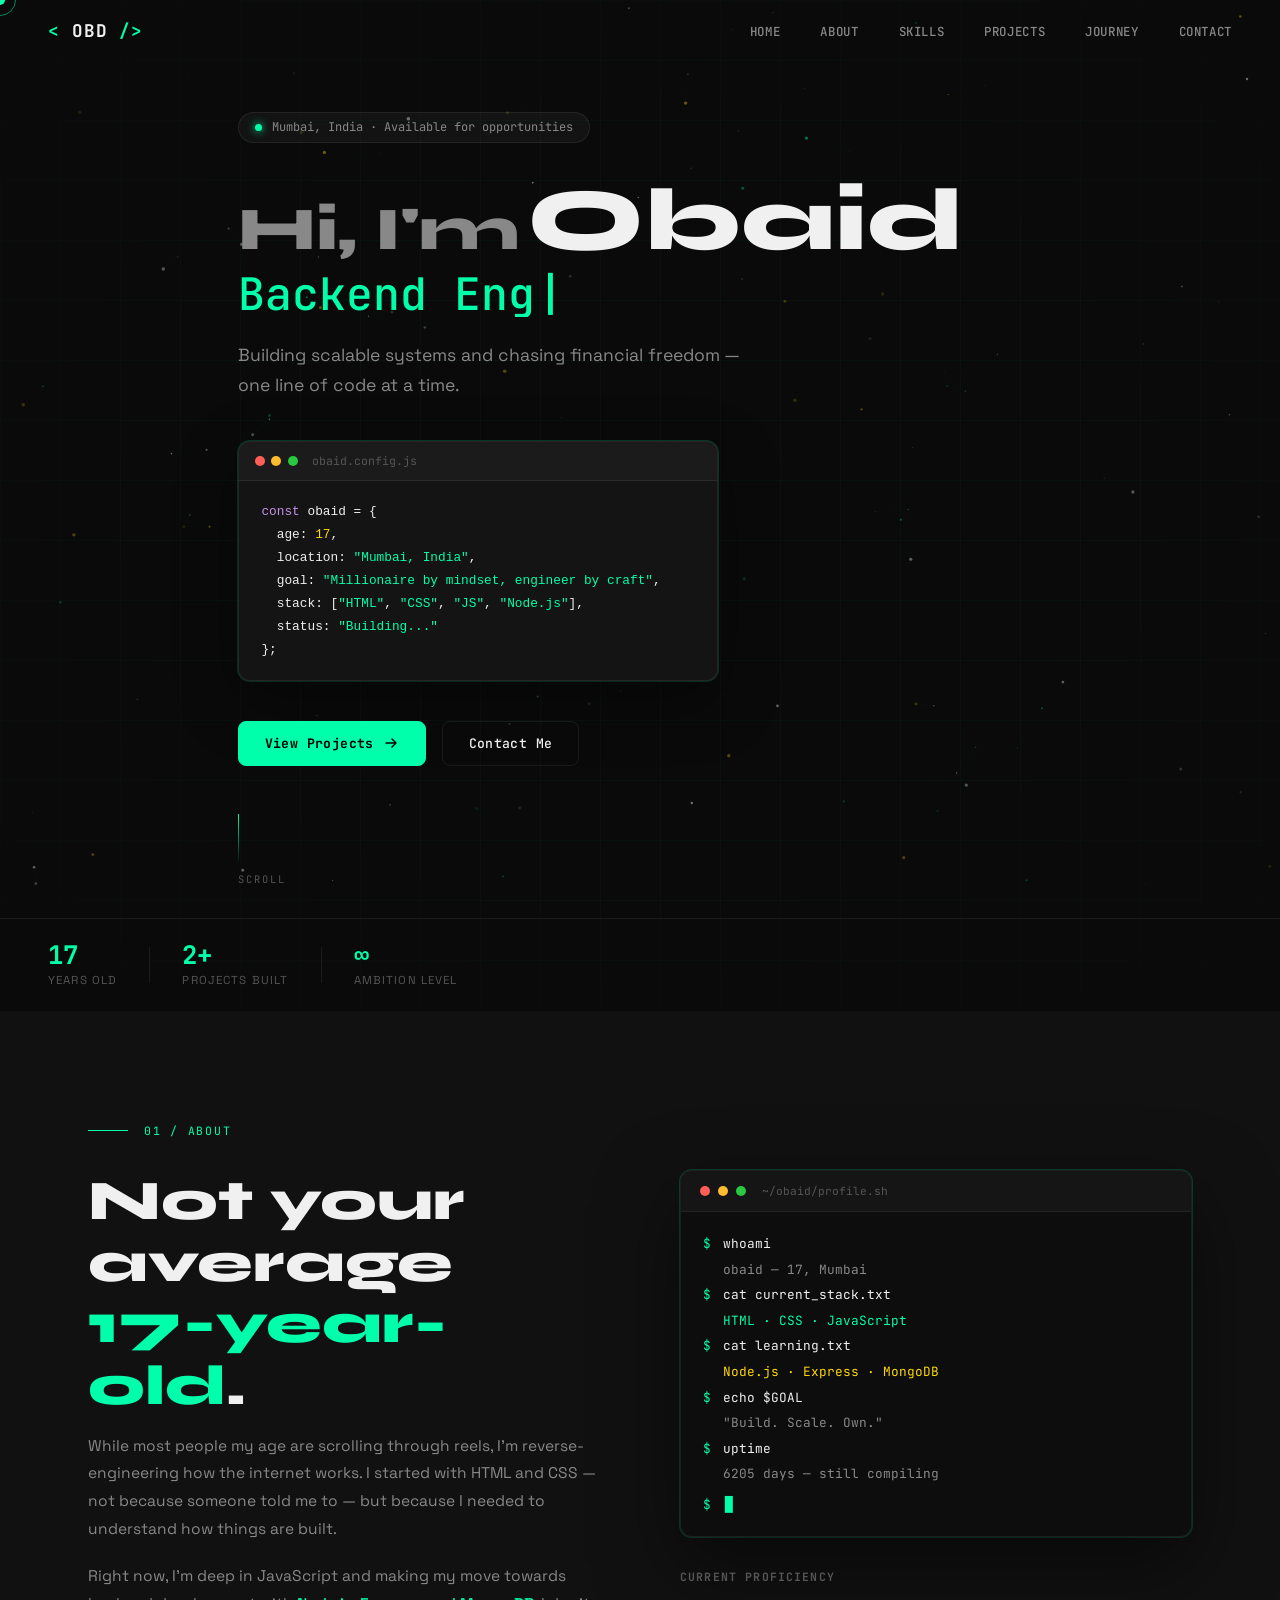
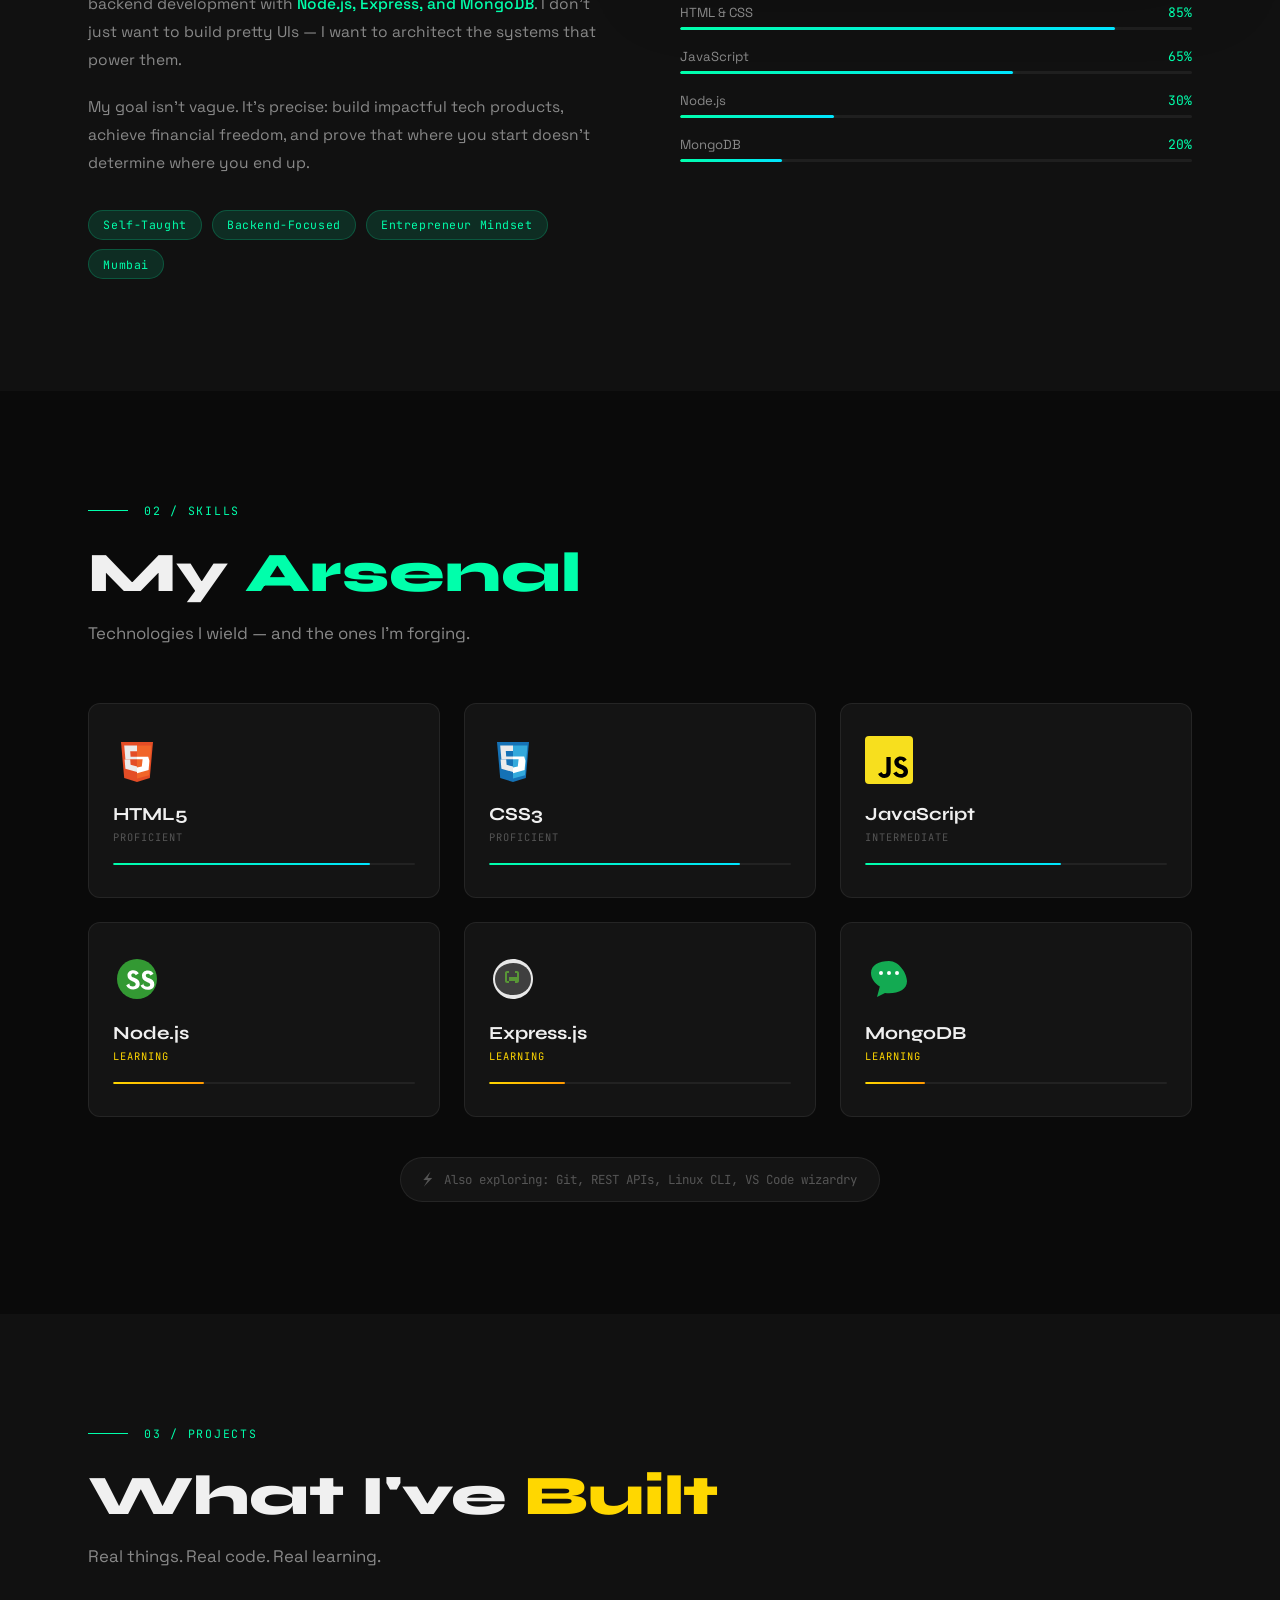
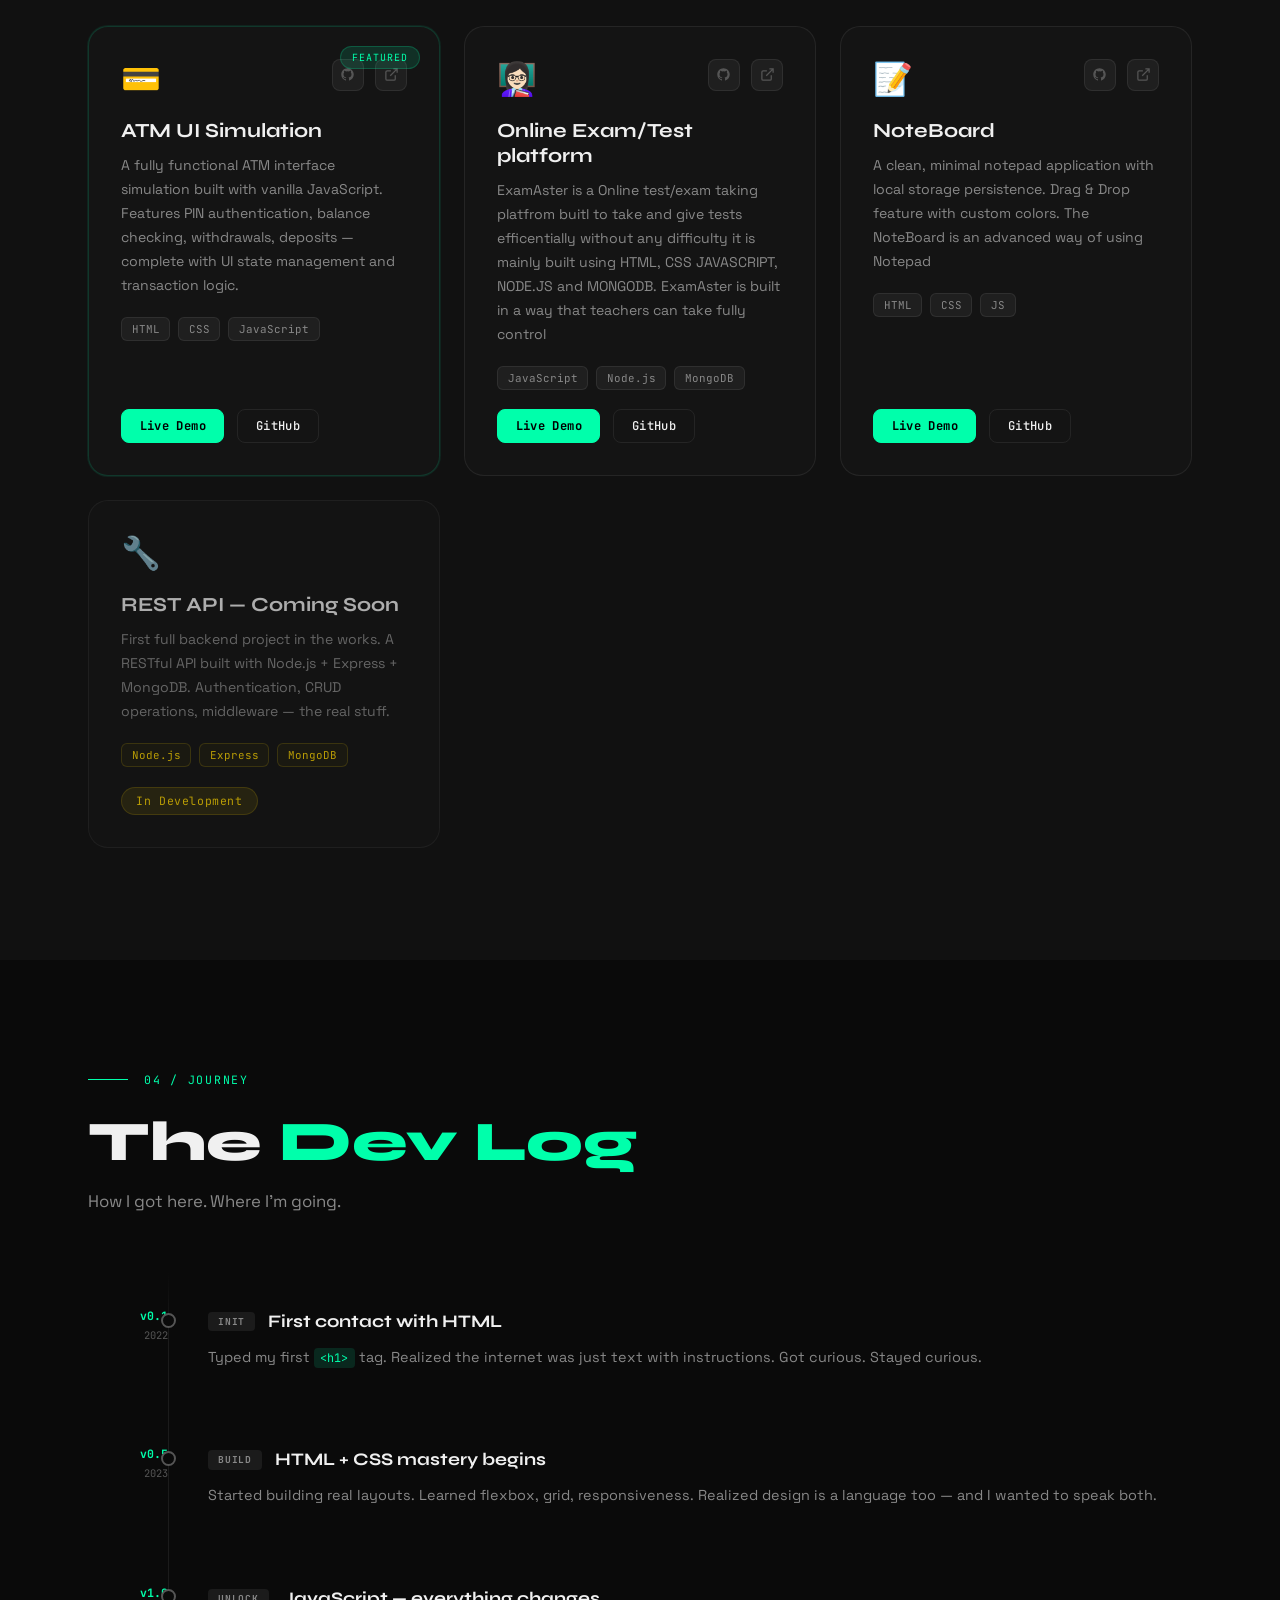
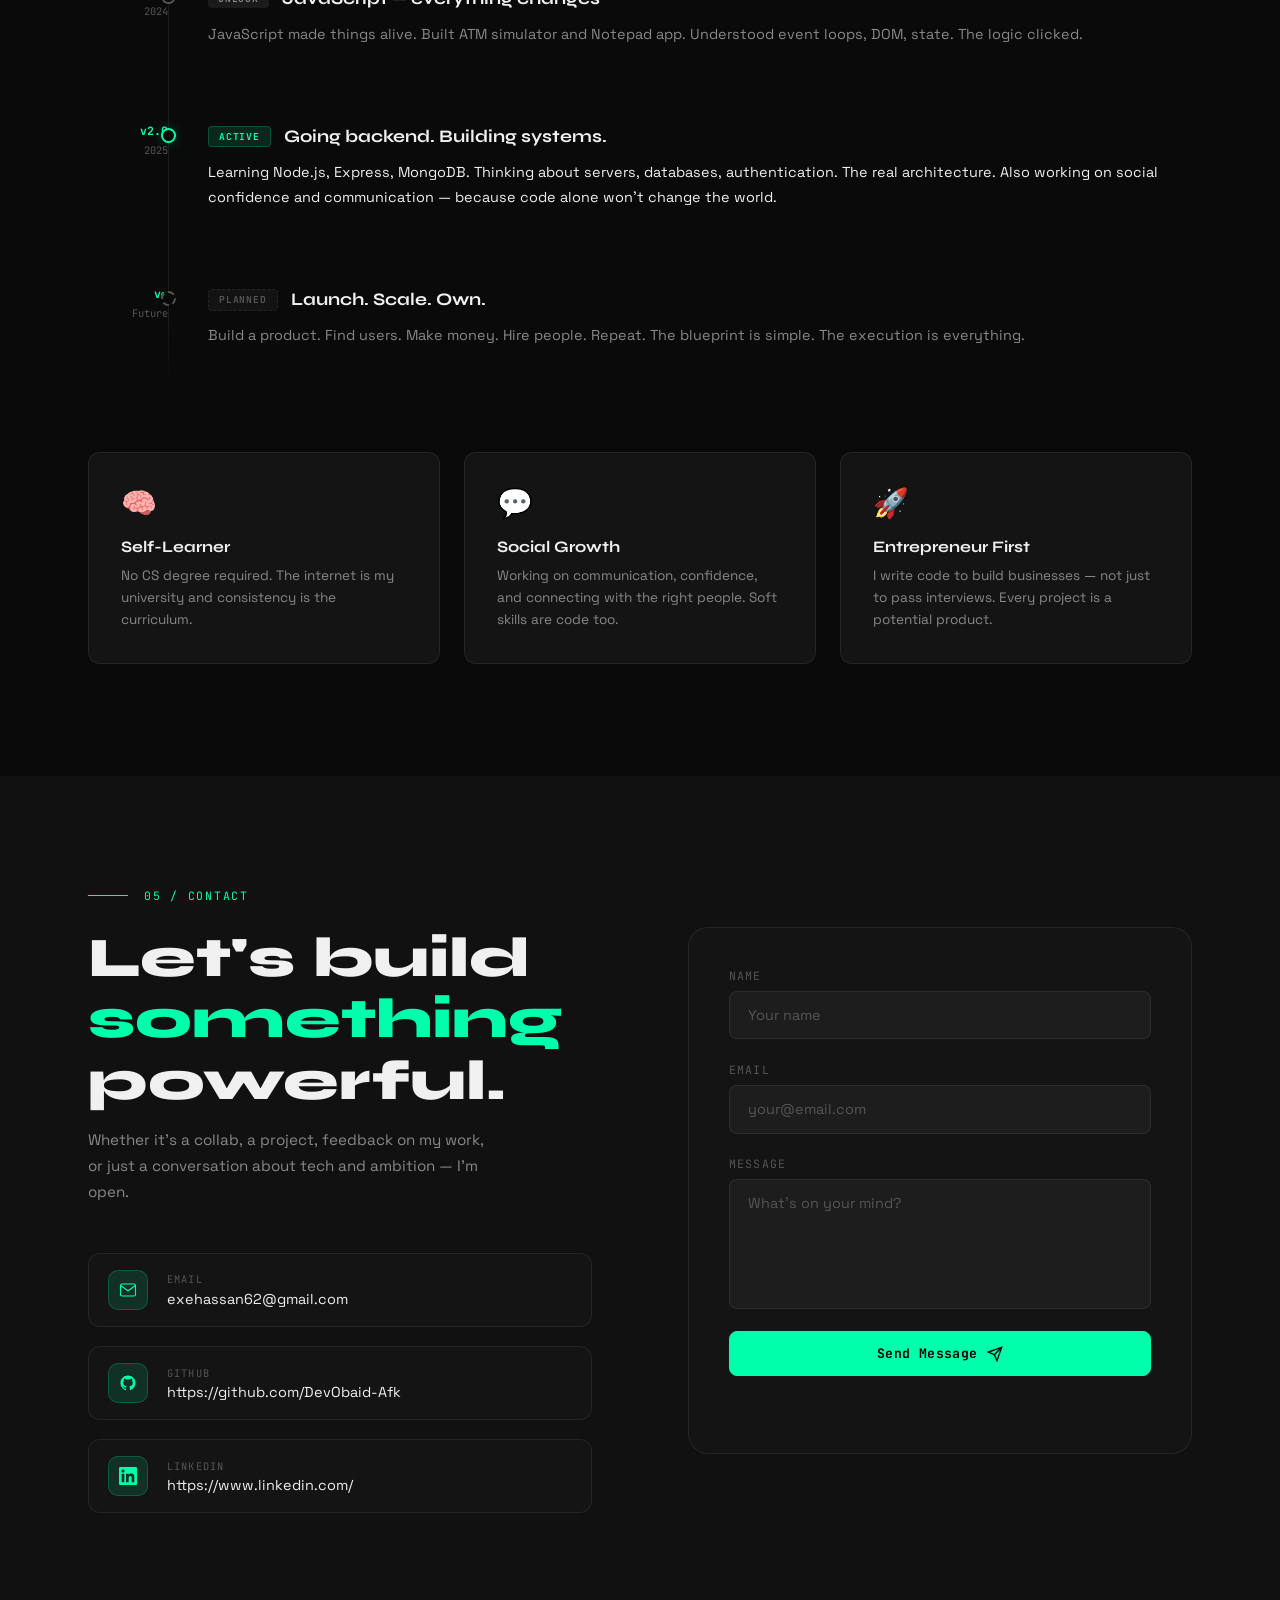
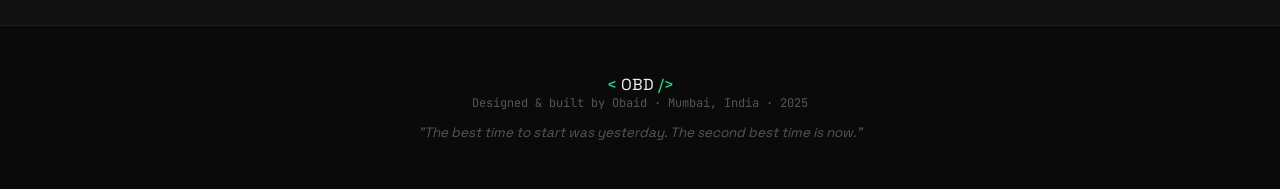
<file: index.html>
<!doctype html>
<html lang="en">
  <head>
    <meta charset="UTF-8" />
    <meta name="viewport" content="width=device-width, initial-scale=1.0" />
    <title>Obaid — Backend Engineer & Entrepreneur</title>
    <link rel="stylesheet" href="style.css" />
    <link rel="preconnect" href="https://fonts.googleapis.com" />
    <link rel="preconnect" href="https://fonts.gstatic.com" crossorigin />
    <link
      href="https://fonts.googleapis.com/css2?family=Space+Grotesk:wght@300;400;500;600;700&family=JetBrains+Mono:wght@300;400;500;700&family=Syne:wght@400;700;800&display=swap"
      rel="stylesheet"
    />
  </head>
  <body>
    <!-- CURSOR -->
    <div class="cursor" id="cursor"></div>
    <div class="cursor-trail" id="cursorTrail"></div>

    <!-- NAVBAR -->
    <nav class="navbar" id="navbar">
      <div class="nav-logo">
        <span class="logo-bracket">&lt;</span>
        <span class="logo-name">OBD</span>
        <span class="logo-bracket">/&gt;</span>
      </div>
      <ul class="nav-links">
        <li><a href="#hero" class="nav-link">Home</a></li>
        <li><a href="#about" class="nav-link">About</a></li>
        <li><a href="#skills" class="nav-link">Skills</a></li>
        <li><a href="#projects" class="nav-link">Projects</a></li>
        <li><a href="#journey" class="nav-link">Journey</a></li>
        <li><a href="#contact" class="nav-link">Contact</a></li>
      </ul>
      <button class="nav-toggle" id="navToggle" aria-label="Toggle menu">
        <span></span><span></span><span></span>
      </button>
    </nav>

    <!-- HERO -->
    <section class="hero" id="hero">
      <canvas id="heroCanvas"></canvas>
      <div class="hero-grid-overlay"></div>

      <div class="hero-content">
        <div class="hero-tag">
          <span class="tag-dot"></span>
          <span>Mumbai, India · Available for opportunities</span>
        </div>

        <h1 class="hero-title">
          <span class="title-line">
            <span class="title-hi">Hi, I'm</span>
            <span class="title-name"> Obaid</span>
          </span>
          <span class="title-line title-line-2">
            <span class="title-role typed-text" id="typedText"></span>
            <span class="cursor-blink">|</span>
          </span>
        </h1>

        <p class="hero-sub">
          Building scalable systems and chasing financial freedom —<br />
          one line of code at a time.
        </p>

        <div class="hero-code-snippet">
          <div class="snippet-header">
            <span class="dot red"></span>
            <span class="dot yellow"></span>
            <span class="dot green"></span>
            <span class="snippet-filename">obaid.config.js</span>
          </div>
          <pre
            class="snippet-body"
          ><code><span class="kw">const</span> obaid = {
  age: <span class="num">17</span>,
  location: <span class="str">"Mumbai, India"</span>,
  goal: <span class="str">"Millionaire by mindset, engineer by craft"</span>,
  stack: [<span class="str">"HTML"</span>, <span class="str">"CSS"</span>, <span class="str">"JS"</span>, <span class="str">"Node.js"</span>],
  status: <span class="str">"Building..."</span>
};</code></pre>
        </div>

        <div class="hero-cta">
          <a href="#projects" class="btn btn-primary">
            <span>View Projects</span>
            <svg width="16" height="16" viewBox="0 0 16 16" fill="none">
              <path
                d="M3 8h10M9 4l4 4-4 4"
                stroke="currentColor"
                stroke-width="1.5"
                stroke-linecap="round"
                stroke-linejoin="round"
              />
            </svg>
          </a>
          <a href="#contact" class="btn btn-ghost">Contact Me</a>
        </div>

        <div class="hero-scroll-hint">
          <div class="scroll-line"></div>
          <span>Scroll</span>
        </div>
      </div>

      <div class="hero-stats">
        <div class="stat-item">
          <span class="stat-num">17</span>
          <span class="stat-label">Years Old</span>
        </div>
        <div class="stat-divider"></div>
        <div class="stat-item">
          <span class="stat-num">2+</span>
          <span class="stat-label">Projects Built</span>
        </div>
        <div class="stat-divider"></div>
        <div class="stat-item">
          <span class="stat-num">∞</span>
          <span class="stat-label">Ambition Level</span>
        </div>
      </div>
    </section>

    <!-- ABOUT -->
    <section class="about" id="about">
      <div class="section-container">
        <div class="section-label">
          <span class="label-line"></span>
          <span>01 / About</span>
        </div>

        <div class="about-grid">
          <div class="about-left">
            <h2 class="section-title">
              Not your average<br />
              <span class="accent-green">17-year-old</span>.
            </h2>
            <div class="about-text">
              <p>
                While most people my age are scrolling through reels, I'm
                reverse-engineering how the internet works. I started with HTML
                and CSS — not because someone told me to — but because I needed
                to understand how things are built.
              </p>
              <p>
                Right now, I'm deep in JavaScript and making my move towards
                backend development with
                <span class="highlight">Node.js, Express, and MongoDB</span>. I
                don't just want to build pretty UIs — I want to architect the
                systems that power them.
              </p>
              <p>
                My goal isn't vague. It's precise: build impactful tech
                products, achieve financial freedom, and prove that where you
                start doesn't determine where you end up.
              </p>
            </div>

            <div class="about-badges">
              <span class="badge">Self-Taught</span>
              <span class="badge">Backend-Focused</span>
              <span class="badge">Entrepreneur Mindset</span>
              <span class="badge">Mumbai</span>
            </div>
          </div>

          <div class="about-right">
            <div class="terminal-card">
              <div class="terminal-header">
                <span class="dot red"></span>
                <span class="dot yellow"></span>
                <span class="dot green"></span>
                <span class="terminal-title">~/obaid/profile.sh</span>
              </div>
              <div class="terminal-body">
                <div class="terminal-line">
                  <span class="prompt">$</span> <span class="cmd">whoami</span>
                </div>
                <div class="terminal-output">obaid — 17, Mumbai</div>
                <div class="terminal-line">
                  <span class="prompt">$</span>
                  <span class="cmd">cat current_stack.txt</span>
                </div>
                <div class="terminal-output green">HTML · CSS · JavaScript</div>
                <div class="terminal-line">
                  <span class="prompt">$</span>
                  <span class="cmd">cat learning.txt</span>
                </div>
                <div class="terminal-output gold">
                  Node.js · Express · MongoDB
                </div>
                <div class="terminal-line">
                  <span class="prompt">$</span>
                  <span class="cmd">echo $GOAL</span>
                </div>
                <div class="terminal-output">"Build. Scale. Own."</div>
                <div class="terminal-line">
                  <span class="prompt">$</span> <span class="cmd">uptime</span>
                </div>
                <div class="terminal-output">6205 days — still compiling</div>
                <div class="terminal-line blink-line">
                  <span class="prompt">$</span>
                  <span class="cursor-blink">█</span>
                </div>
              </div>
            </div>

            <div class="skill-progress-section">
              <h4 class="progress-title">Current Proficiency</h4>
              <div class="progress-bars">
                <div class="progress-item">
                  <div class="progress-label">
                    <span>HTML & CSS</span><span class="progress-pct">85%</span>
                  </div>
                  <div class="progress-bar">
                    <div
                      class="progress-fill"
                      data-width="85"
                      style="--target: 85%"
                    ></div>
                  </div>
                </div>
                <div class="progress-item">
                  <div class="progress-label">
                    <span>JavaScript</span><span class="progress-pct">65%</span>
                  </div>
                  <div class="progress-bar">
                    <div
                      class="progress-fill"
                      data-width="65"
                      style="--target: 65%"
                    ></div>
                  </div>
                </div>
                <div class="progress-item">
                  <div class="progress-label">
                    <span>Node.js</span><span class="progress-pct">30%</span>
                  </div>
                  <div class="progress-bar">
                    <div
                      class="progress-fill"
                      data-width="30"
                      style="--target: 30%"
                    ></div>
                  </div>
                </div>
                <div class="progress-item">
                  <div class="progress-label">
                    <span>MongoDB</span><span class="progress-pct">20%</span>
                  </div>
                  <div class="progress-bar">
                    <div
                      class="progress-fill"
                      data-width="20"
                      style="--target: 20%"
                    ></div>
                  </div>
                </div>
              </div>
            </div>
          </div>
        </div>
      </div>
    </section>

    <!-- SKILLS -->
    <section class="skills" id="skills">
      <div class="section-container">
        <div class="section-label">
          <span class="label-line"></span>
          <span>02 / Skills</span>
        </div>
        <h2 class="section-title">
          My <span class="accent-green">Arsenal</span>
        </h2>
        <p class="section-sub">
          Technologies I wield — and the ones I'm forging.
        </p>

        <div class="skills-grid">
          <div class="skill-card" data-level="proficient">
            <div class="skill-card-glow"></div>
            <div class="skill-icon">
              <svg
                viewBox="0 0 48 48"
                fill="none"
                xmlns="http://www.w3.org/2000/svg"
              >
                <path d="M8 6l3.2 36L24 46l12.8-4L40 6H8z" fill="#E44D26" />
                <path d="M24 42.4V9.6H38.4L36 39.2 24 42.4z" fill="#F16529" />
                <path
                  d="M24 20.8H17.6l-.4-5.6H24v-5.6H11.2l1.2 13.6H24V20.8zM24 30.4l-6.4-1.6-.4-5.2H11.6l.8 9.2 11.6 3.2V30.4z"
                  fill="#EBEBEB"
                />
                <path
                  d="M24 20.8v2.4h5.6l-.8 7.2-4.8 1.2v5.6l11.6-3.2.8-9.2-1.2-4H24z"
                  fill="#fff"
                />
              </svg>
            </div>
            <h3 class="skill-name">HTML5</h3>
            <span class="skill-level">Proficient</span>
            <div class="skill-bar">
              <div class="skill-fill" style="--w: 85%"></div>
            </div>
          </div>

          <div class="skill-card" data-level="proficient">
            <div class="skill-card-glow"></div>
            <div class="skill-icon">
              <svg
                viewBox="0 0 48 48"
                fill="none"
                xmlns="http://www.w3.org/2000/svg"
              >
                <path d="M8 6l3.2 36L24 46l12.8-4L40 6H8z" fill="#1572B6" />
                <path d="M24 42.4V9.6H38.4L36 39.2 24 42.4z" fill="#33A9DC" />
                <path
                  d="M24 20.4H17.2L16.8 15H24V9.6H11.2l1.2 13.6H24v-2.8zM24 30.4l-6.4-1.6-.4-5.2H11.6l.8 9.2 11.6 3.2V30.4z"
                  fill="#EBEBEB"
                />
                <path
                  d="M24 20.4v2.8h5.6l-.8 7.2-4.8 1.2v5.6l11.6-3.2.8-9.2-1.2-4.4H24z"
                  fill="#fff"
                />
              </svg>
            </div>
            <h3 class="skill-name">CSS3</h3>
            <span class="skill-level">Proficient</span>
            <div class="skill-bar">
              <div class="skill-fill" style="--w: 83%"></div>
            </div>
          </div>

          <div class="skill-card" data-level="intermediate">
            <div class="skill-card-glow"></div>
            <div class="skill-icon">
              <svg
                viewBox="0 0 48 48"
                fill="none"
                xmlns="http://www.w3.org/2000/svg"
              >
                <rect width="48" height="48" rx="4" fill="#F7DF1E" />
                <path
                  d="M13 38l3.5-2.1c.7 1.2 1.3 2.2 2.7 2.2 1.4 0 2.2-.5 2.2-2.6V21h4.3v14.6c0 4.3-2.5 6.3-6.2 6.3-3.3 0-5.2-1.7-6.2-3.7M28 37.5l3.5-2c.9 1.5 2.1 2.6 4.2 2.6 1.8 0 2.9-.9 2.9-2.1 0-1.5-1.2-2-3.1-2.9l-1.1-.5c-3.1-1.3-5.1-3-5.1-6.5 0-3.2 2.5-5.7 6.3-5.7 2.7 0 4.7 1 6.1 3.4l-3.3 2.1c-.7-1.3-1.5-1.8-2.7-1.8-1.2 0-2 .8-2 1.8 0 1.3.8 1.8 2.6 2.6l1.1.5c3.6 1.5 5.6 3.1 5.6 6.7 0 3.8-3 6-7.1 6-4 0-6.5-1.9-7.8-4.6"
                  fill="#000"
                />
              </svg>
            </div>
            <h3 class="skill-name">JavaScript</h3>
            <span class="skill-level">Intermediate</span>
            <div class="skill-bar">
              <div class="skill-fill" style="--w: 65%"></div>
            </div>
          </div>

          <div class="skill-card learning" data-level="learning">
            <div class="skill-card-glow"></div>
            <div class="skill-icon">
              <svg
                viewBox="0 0 48 48"
                fill="none"
                xmlns="http://www.w3.org/2000/svg"
              >
                <circle cx="24" cy="24" r="20" fill="#339933" />
                <path
                  d="M16.4 28.4c0 2.4 1.4 3 3.5 3 1.9 0 2.8-.9 2.8-2.1 0-1.5-1-2-2.8-2.8l-1-.4c-2.8-1.2-4.4-2.7-4.4-5.8 0-2.9 2.2-5.1 5.7-5.1 2.5 0 4.3.9 5.6 3.1l-3 1.9c-.7-1.2-1.4-1.7-2.6-1.7-1.2 0-1.9.7-1.9 1.7 0 1.2.7 1.7 2.4 2.4l1 .4c3.3 1.4 5 2.8 5 6.1 0 3.5-2.7 5.4-6.4 5.4-3.6 0-6-1.7-7.1-4.2l3.2-1.9zM30.2 28.7c.5 2.1 2 3 4 3 1.9 0 3-.8 3-2 0-1.3-.9-1.8-2.8-2.5l-.9-.4c-2.8-1.2-4.5-2.7-4.5-6 0-3 2.3-5.2 5.8-5.2 2.6 0 4.4.9 5.7 3.1l-3 1.9c-.7-1.2-1.5-1.8-2.7-1.8-1.3 0-2 .7-2 1.7 0 1.2.8 1.7 2.5 2.4l.9.4c3.3 1.4 5.1 2.8 5.1 6.1 0 3.5-2.8 5.4-6.5 5.4-3.7 0-6.1-1.7-7.2-4.2l3.6-1.9z"
                  fill="white"
                />
              </svg>
            </div>
            <h3 class="skill-name">Node.js</h3>
            <span class="skill-level learning-badge">Learning</span>
            <div class="skill-bar">
              <div class="skill-fill" style="--w: 30%"></div>
            </div>
          </div>

          <div class="skill-card learning" data-level="learning">
            <div class="skill-card-glow"></div>
            <div class="skill-icon">
              <svg
                viewBox="0 0 48 48"
                fill="none"
                xmlns="http://www.w3.org/2000/svg"
              >
                <path
                  d="M24 4C12.95 4 4 12.95 4 24s8.95 20 20 20 20-8.95 20-20S35.05 4 24 4z"
                  fill="#E8E8E8"
                />
                <path
                  d="M24 8C14.06 8 6 14.06 6 24 6 33.94 14.06 40 24 40c9.94 0 18-6.06 18-16 0-9.94-8.06-16-18-16z"
                  fill="#3F3F3F"
                />
                <path
                  d="M16 18c0-1.1.9-2 2-2h2v2h-2v8h2v2h-2c-1.1 0-2-.9-2-2v-8zM30 18c0-1.1-.9-2-2-2h-2v2h2v8h-2v2h2c1.1 0 2-.9 2-2v-8z"
                  fill="#589636"
                />
                <path d="M20 22h8v4h-8z" fill="#589636" />
              </svg>
            </div>
            <h3 class="skill-name">Express.js</h3>
            <span class="skill-level learning-badge">Learning</span>
            <div class="skill-bar">
              <div class="skill-fill" style="--w: 25%"></div>
            </div>
          </div>

          <div class="skill-card learning" data-level="learning">
            <div class="skill-card-glow"></div>
            <div class="skill-icon">
              <svg
                viewBox="0 0 48 48"
                fill="none"
                xmlns="http://www.w3.org/2000/svg"
              >
                <path
                  d="M24 6C14 6 6 10 6 18c0 5.5 3.5 10.3 8.8 13.4L12 42l8-4c1.3.2 2.6.3 4 .3 10 0 18-4 18-12S34 6 24 6z"
                  fill="#13AA52"
                />
                <path
                  d="M16 20a2 2 0 100-4 2 2 0 000 4zM24 20a2 2 0 100-4 2 2 0 000 4zM32 20a2 2 0 100-4 2 2 0 000 4z"
                  fill="white"
                />
              </svg>
            </div>
            <h3 class="skill-name">MongoDB</h3>
            <span class="skill-level learning-badge">Learning</span>
            <div class="skill-bar">
              <div class="skill-fill" style="--w: 20%"></div>
            </div>
          </div>
        </div>

        <div class="skills-footer">
          <div class="skills-note">
            <span class="note-icon">⚡</span>
            <span
              >Also exploring: Git, REST APIs, Linux CLI, VS Code wizardry</span
            >
          </div>
        </div>
      </div>
    </section>

    <!-- PROJECTS -->
    <section class="projects" id="projects">
      <div class="section-container">
        <div class="section-label">
          <span class="label-line"></span>
          <span>03 / Projects</span>
        </div>
        <h2 class="section-title">
          What I've <span class="accent-gold">Built</span>
        </h2>
        <p class="section-sub">Real things. Real code. Real learning.</p>

        <div class="projects-grid">
          <div class="project-card featured">
            <div class="project-glow"></div>
            <div class="project-header">
              <div class="project-icon">💳</div>
              <div class="project-links">
                <a
                  href="https://github.com/DevObaid-Afk"
                  class="icon-link"
                  title="GitHub"
                >
                  <svg viewBox="0 0 24 24" fill="currentColor">
                    <path
                      d="M12 2C6.477 2 2 6.477 2 12c0 4.418 2.865 8.166 6.839 9.489.5.092.682-.217.682-.482 0-.237-.009-.866-.013-1.7-2.782.604-3.369-1.34-3.369-1.34-.454-1.156-1.11-1.462-1.11-1.462-.908-.62.069-.608.069-.608 1.003.07 1.531 1.03 1.531 1.03.892 1.529 2.341 1.087 2.91.832.092-.647.35-1.088.636-1.338-2.22-.253-4.555-1.11-4.555-4.943 0-1.091.39-1.984 1.029-2.683-.103-.253-.446-1.27.098-2.647 0 0 .84-.269 2.75 1.025A9.578 9.578 0 0112 6.836a9.59 9.59 0 012.504.337c1.909-1.294 2.747-1.025 2.747-1.025.546 1.377.202 2.394.1 2.647.64.699 1.028 1.592 1.028 2.683 0 3.842-2.339 4.687-4.566 4.935.359.309.678.919.678 1.852 0 1.336-.012 2.415-.012 2.743 0 .267.18.578.688.48C19.138 20.161 22 16.416 22 12c0-5.523-4.477-10-10-10z"
                    />
                  </svg>
                </a>
                <a href="#" class="icon-link" title="Live Demo">
                  <svg
                    viewBox="0 0 24 24"
                    fill="none"
                    stroke="currentColor"
                    stroke-width="2"
                  >
                    <path
                      d="M18 13v6a2 2 0 01-2 2H5a2 2 0 01-2-2V8a2 2 0 012-2h6M15 3h6v6M10 14L21 3"
                    />
                  </svg>
                </a>
              </div>
            </div>
            <div class="project-body">
              <h3 class="project-title">ATM UI Simulation</h3>
              <p class="project-desc">
                A fully functional ATM interface simulation built with vanilla
                JavaScript. Features PIN authentication, balance checking,
                withdrawals, deposits — complete with UI state management and
                transaction logic.
              </p>
              <div class="project-tech">
                <span class="tech-tag">HTML</span>
                <span class="tech-tag">CSS</span>
                <span class="tech-tag">JavaScript</span>
              </div>
            </div>

            <div class="project-footer">
              <a href="#" class="btn btn-sm btn-primary">Live Demo</a>
              <a href="#" class="btn btn-sm btn-ghost">GitHub</a>
            </div>
            <div class="project-badge">Featured</div>
          </div>

          <div class="project-card">
            <div class="project-glow"></div>
            <div class="project-header">
              <div class="project-icon">👩🏻‍🏫</div>
              <div class="project-links">
                <a
                  href="https://github.com/DevObaid-Afk"
                  class="icon-link"
                  title="GitHub"
                >
                  <svg viewBox="0 0 24 24" fill="currentColor">
                    <path
                      d="M12 2C6.477 2 2 6.477 2 12c0 4.418 2.865 8.166 6.839 9.489.5.092.682-.217.682-.482 0-.237-.009-.866-.013-1.7-2.782.604-3.369-1.34-3.369-1.34-.454-1.156-1.11-1.462-1.11-1.462-.908-.62.069-.608.069-.608 1.003.07 1.531 1.03 1.531 1.03.892 1.529 2.341 1.087 2.91.832.092-.647.35-1.088.636-1.338-2.22-.253-4.555-1.11-4.555-4.943 0-1.091.39-1.984 1.029-2.683-.103-.253-.446-1.27.098-2.647 0 0 .84-.269 2.75 1.025A9.578 9.578 0 0112 6.836a9.59 9.59 0 012.504.337c1.909-1.294 2.747-1.025 2.747-1.025.546 1.377.202 2.394.1 2.647.64.699 1.028 1.592 1.028 2.683 0 3.842-2.339 4.687-4.566 4.935.359.309.678.919.678 1.852 0 1.336-.012 2.415-.012 2.743 0 .267.18.578.688.48C19.138 20.161 22 16.416 22 12c0-5.523-4.477-10-10-10z"
                    />
                  </svg>
                </a>
                <a href="#" class="icon-link" title="Live Demo">
                  <svg
                    viewBox="0 0 24 24"
                    fill="none"
                    stroke="currentColor"
                    stroke-width="2"
                  >
                    <path
                      d="M18 13v6a2 2 0 01-2 2H5a2 2 0 01-2-2V8a2 2 0 012-2h6M15 3h6v6M10 14L21 3"
                    />
                  </svg>
                </a>
              </div>
            </div>
            <div class="project-body">
              <h3 class="project-title">Online Exam/Test platform</h3>
              <p class="project-desc">
                ExamAster is a Online test/exam taking platfrom buitl to take
                and give tests efficentially without any difficulty it is mainly
                built using HTML, CSS JAVASCRIPT, NODE.JS and MONGODB. ExamAster
                is built in a way that teachers can take fully control
              </p>
              <div class="project-tech">
                <span class="tech-tag">JavaScript</span>
                <span class="tech-tag">Node.js</span>
                <span class="tech-tag">MongoDB</span>
              </div>
            </div>
            <div class="project-footer">
              <a
                href="https://devobaid-afk.github.io/ExamAster/"
                class="btn btn-sm btn-primary"
                >Live Demo</a
              >
              <a
                href="https://github.com/DevObaid-Afk/ExamAster"
                class="btn btn-sm btn-ghost"
                >GitHub</a
              >
            </div>
          </div>

          <div class="project-card">
            <div class="project-glow"></div>
            <div class="project-header">
              <div class="project-icon">📝</div>
              <div class="project-links">
                <a
                  href="https://github.com/DevObaid-Afk"
                  class="icon-link"
                  title="GitHub"
                >
                  <svg viewBox="0 0 24 24" fill="currentColor">
                    <path
                      d="M12 2C6.477 2 2 6.477 2 12c0 4.418 2.865 8.166 6.839 9.489.5.092.682-.217.682-.482 0-.237-.009-.866-.013-1.7-2.782.604-3.369-1.34-3.369-1.34-.454-1.156-1.11-1.462-1.11-1.462-.908-.62.069-.608.069-.608 1.003.07 1.531 1.03 1.531 1.03.892 1.529 2.341 1.087 2.91.832.092-.647.35-1.088.636-1.338-2.22-.253-4.555-1.11-4.555-4.943 0-1.091.39-1.984 1.029-2.683-.103-.253-.446-1.27.098-2.647 0 0 .84-.269 2.75 1.025A9.578 9.578 0 0112 6.836a9.59 9.59 0 012.504.337c1.909-1.294 2.747-1.025 2.747-1.025.546 1.377.202 2.394.1 2.647.64.699 1.028 1.592 1.028 2.683 0 3.842-2.339 4.687-4.566 4.935.359.309.678.919.678 1.852 0 1.336-.012 2.415-.012 2.743 0 .267.18.578.688.48C19.138 20.161 22 16.416 22 12c0-5.523-4.477-10-10-10z"
                    />
                  </svg>
                </a>
                <a href="#" class="icon-link" title="Live Demo">
                  <svg
                    viewBox="0 0 24 24"
                    fill="none"
                    stroke="currentColor"
                    stroke-width="2"
                  >
                    <path
                      d="M18 13v6a2 2 0 01-2 2H5a2 2 0 01-2-2V8a2 2 0 012-2h6M15 3h6v6M10 14L21 3"
                    />
                  </svg>
                </a>
              </div>
            </div>
            <div class="project-body">
              <h3 class="project-title">NoteBoard</h3>
              <p class="project-desc">
                A clean, minimal notepad application with local storage
                persistence. Drag & Drop feature with custom colors. The NoteBoard is an advanced way of using Notepad
              </p>
              <div class="project-tech">
                <span class="tech-tag">HTML</span>
                <span class="tech-tag">CSS</span>
                <span class="tech-tag">JS</span>
              </div>
            </div>
            <div class="project-footer">
              <a href="https://devobaid-afk.github.io/noteBoard/" class="btn btn-sm btn-primary">Live Demo</a>
              <a href="https://github.com/DevObaid-Afk/noteBoard" class="btn btn-sm btn-ghost">GitHub</a>
            </div>
          </div>

          <div class="project-card upcoming">
            <div class="project-glow"></div>
            <div class="project-header">
              <div class="project-icon">🔧</div>
            </div>
            <div class="project-body">
              <h3 class="project-title">REST API — Coming Soon</h3>
              <p class="project-desc">
                First full backend project in the works. A RESTful API built
                with Node.js + Express + MongoDB. Authentication, CRUD
                operations, middleware — the real stuff.
              </p>
              <div class="project-tech">
                <span class="tech-tag upcoming-tag">Node.js</span>
                <span class="tech-tag upcoming-tag">Express</span>
                <span class="tech-tag upcoming-tag">MongoDB</span>
              </div>
            </div>
            <div class="project-footer">
              <span class="coming-soon-badge">In Development</span>
            </div>
          </div>
        </div>
      </div>
    </section>

    <!-- JOURNEY -->
    <section class="journey" id="journey">
      <div class="section-container">
        <div class="section-label">
          <span class="label-line"></span>
          <span>04 / Journey</span>
        </div>
        <h2 class="section-title">
          The <span class="accent-green">Dev Log</span>
        </h2>
        <p class="section-sub">How I got here. Where I'm going.</p>

        <div class="devlog">
          <div class="devlog-entry" data-aos="fade-up">
            <div class="devlog-meta">
              <span class="devlog-version">v0.1</span>
              <span class="devlog-date">2022</span>
            </div>
            <div class="devlog-content">
              <div class="devlog-header">
                <span class="devlog-status status-done">INIT</span>
                <h3>First contact with HTML</h3>
              </div>
              <p>
                Typed my first <code>&lt;h1&gt;</code> tag. Realized the
                internet was just text with instructions. Got curious. Stayed
                curious.
              </p>
            </div>
          </div>

          <div class="devlog-entry" data-aos="fade-up">
            <div class="devlog-meta">
              <span class="devlog-version">v0.5</span>
              <span class="devlog-date">2023</span>
            </div>
            <div class="devlog-content">
              <div class="devlog-header">
                <span class="devlog-status status-done">BUILD</span>
                <h3>HTML + CSS mastery begins</h3>
              </div>
              <p>
                Started building real layouts. Learned flexbox, grid,
                responsiveness. Realized design is a language too — and I wanted
                to speak both.
              </p>
            </div>
          </div>

          <div class="devlog-entry" data-aos="fade-up">
            <div class="devlog-meta">
              <span class="devlog-version">v1.0</span>
              <span class="devlog-date">2024</span>
            </div>
            <div class="devlog-content">
              <div class="devlog-header">
                <span class="devlog-status status-done">UNLOCK</span>
                <h3>JavaScript — everything changes</h3>
              </div>
              <p>
                JavaScript made things alive. Built ATM simulator and Notepad
                app. Understood event loops, DOM, state. The logic clicked.
              </p>
            </div>
          </div>

          <div class="devlog-entry active" data-aos="fade-up">
            <div class="devlog-meta">
              <span class="devlog-version">v2.0</span>
              <span class="devlog-date">2025</span>
            </div>
            <div class="devlog-content">
              <div class="devlog-header">
                <span class="devlog-status status-active">ACTIVE</span>
                <h3>Going backend. Building systems.</h3>
              </div>
              <p>
                Learning Node.js, Express, MongoDB. Thinking about servers,
                databases, authentication. The real architecture. Also working
                on social confidence and communication — because code alone
                won't change the world.
              </p>
            </div>
          </div>

          <div class="devlog-entry upcoming-entry" data-aos="fade-up">
            <div class="devlog-meta">
              <span class="devlog-version">v∞</span>
              <span class="devlog-date">Future</span>
            </div>
            <div class="devlog-content">
              <div class="devlog-header">
                <span class="devlog-status status-upcoming">PLANNED</span>
                <h3>Launch. Scale. Own.</h3>
              </div>
              <p>
                Build a product. Find users. Make money. Hire people. Repeat.
                The blueprint is simple. The execution is everything.
              </p>
            </div>
          </div>
        </div>

        <div class="mindset-cards">
          <div class="mindset-card">
            <span class="mindset-icon">🧠</span>
            <h4>Self-Learner</h4>
            <p>
              No CS degree required. The internet is my university and
              consistency is the curriculum.
            </p>
          </div>
          <div class="mindset-card">
            <span class="mindset-icon">💬</span>
            <h4>Social Growth</h4>
            <p>
              Working on communication, confidence, and connecting with the
              right people. Soft skills are code too.
            </p>
          </div>
          <div class="mindset-card">
            <span class="mindset-icon">🚀</span>
            <h4>Entrepreneur First</h4>
            <p>
              I write code to build businesses — not just to pass interviews.
              Every project is a potential product.
            </p>
          </div>
        </div>
      </div>
    </section>

    <!-- CONTACT -->
    <section class="contact" id="contact">
      <div class="section-container">
        <div class="section-label">
          <span class="label-line"></span>
          <span>05 / Contact</span>
        </div>

        <div class="contact-grid">
          <div class="contact-left">
            <h2 class="section-title">
              Let's build<br /><span class="accent-green">something</span
              ><br />powerful.
            </h2>
            <p class="contact-sub">
              Whether it's a collab, a project, feedback on my work, or just a
              conversation about tech and ambition — I'm open.
            </p>

            <div class="contact-links">
              <a href="exehassan62@gmail.com" class="contact-link">
                <div class="contact-link-icon">
                  <svg
                    viewBox="0 0 24 24"
                    fill="none"
                    stroke="currentColor"
                    stroke-width="1.5"
                  >
                    <path
                      d="M4 4h16c1.1 0 2 .9 2 2v12c0 1.1-.9 2-2 2H4c-1.1 0-2-.9-2-2V6c0-1.1.9-2 2-2z"
                    />
                    <polyline points="22,6 12,13 2,6" />
                  </svg>
                </div>
                <div>
                  <span class="contact-link-label">Email</span>
                  <span class="contact-link-value">exehassan62@gmail.com</span>
                </div>
              </a>
              <a href="https://github.com/DevObaid-Afk" target="_blank" class="contact-link">
                <div class="contact-link-icon">
                  <svg viewBox="0 0 24 24" fill="currentColor">
                    <path
                      d="M12 2C6.477 2 2 6.477 2 12c0 4.418 2.865 8.166 6.839 9.489.5.092.682-.217.682-.482 0-.237-.009-.866-.013-1.7-2.782.604-3.369-1.34-3.369-1.34-.454-1.156-1.11-1.462-1.11-1.462-.908-.62.069-.608.069-.608 1.003.07 1.531 1.03 1.531 1.03.892 1.529 2.341 1.087 2.91.832.092-.647.35-1.088.636-1.338-2.22-.253-4.555-1.11-4.555-4.943 0-1.091.39-1.984 1.029-2.683-.103-.253-.446-1.27.098-2.647 0 0 .84-.269 2.75 1.025A9.578 9.578 0 0112 6.836a9.59 9.59 0 012.504.337c1.909-1.294 2.747-1.025 2.747-1.025.546 1.377.202 2.394.1 2.647.64.699 1.028 1.592 1.028 2.683 0 3.842-2.339 4.687-4.566 4.935.359.309.678.919.678 1.852 0 1.336-.012 2.415-.012 2.743 0 .267.18.578.688.48C19.138 20.161 22 16.416 22 12c0-5.523-4.477-10-10-10z"
                    />
                  </svg>
                </div>
                <div>
                  <span class="contact-link-label">GitHub</span>
                  <span class="contact-link-value">https://github.com/DevObaid-Afk</span>
                </div>
              </a>
              <a
                href="https://www.linkedin.com/in/hassan-ansari-4387883a8/"
                target="_blank"
                class="contact-link"
              >
                <div class="contact-link-icon">
                  <svg viewBox="0 0 24 24" fill="currentColor">
                    <path
                      d="M20.447 20.452h-3.554v-5.569c0-1.328-.027-3.037-1.852-3.037-1.853 0-2.136 1.445-2.136 2.939v5.667H9.351V9h3.414v1.561h.046c.477-.9 1.637-1.85 3.37-1.85 3.601 0 4.267 2.37 4.267 5.455v6.286zM5.337 7.433a2.062 2.062 0 01-2.063-2.065 2.064 2.064 0 112.063 2.065zm1.782 13.019H3.555V9h3.564v11.452zM22.225 0H1.771C.792 0 0 .774 0 1.729v20.542C0 23.227.792 24 1.771 24h20.451C23.2 24 24 23.227 24 22.271V1.729C24 .774 23.2 0 22.222 0h.003z"
                    />
                  </svg>
                </div>
                <div>
                  <span class="contact-link-label">LinkedIn</span>
                  <span class="contact-link-value">https://www.linkedin.com/</span>
                </div>
              </a>
            </div>
          </div>

          <div class="contact-right">
            <div class="contact-form-card">
              <div class="form-group">
                <label class="form-label">Name</label>
                <input
                  type="text"
                  class="form-input"
                  placeholder="Your name"
                  id="formName"
                />
              </div>
              <div class="form-group">
                <label class="form-label">Email</label>
                <input
                  type="email"
                  class="form-input"
                  placeholder="your@email.com"
                  id="formEmail"
                />
              </div>
              <div class="form-group">
                <label class="form-label">Message</label>
                <textarea
                  class="form-input form-textarea"
                  placeholder="What's on your mind?"
                  id="formMsg"
                ></textarea>
              </div>
              <button class="btn btn-primary btn-full" id="sendBtn">
                <span>Send Message</span>
                <svg
                  width="16"
                  height="16"
                  viewBox="0 0 24 24"
                  fill="none"
                  stroke="currentColor"
                  stroke-width="2"
                >
                  <line x1="22" y1="2" x2="11" y2="13" />
                  <polygon points="22 2 15 22 11 13 2 9 22 2" />
                </svg>
              </button>
              <p class="form-note" id="formNote"></p>
            </div>
          </div>
        </div>
      </div>
    </section>

    <!-- FOOTER -->
    <footer class="footer">
      <div class="footer-container">
        <div class="footer-logo">
          <span class="logo-bracket">&lt;</span>
          <span class="logo-name">OBD</span>
          <span class="logo-bracket">/&gt;</span>
        </div>
        <p class="footer-copy">
          Designed & built by Obaid · Mumbai, India · 2025
        </p>
        <p class="footer-quote">
          "The best time to start was yesterday. The second best time is now."
        </p>
      </div>
    </footer>

    <script src="script.js"></script>
  </body>
</html>
</file>
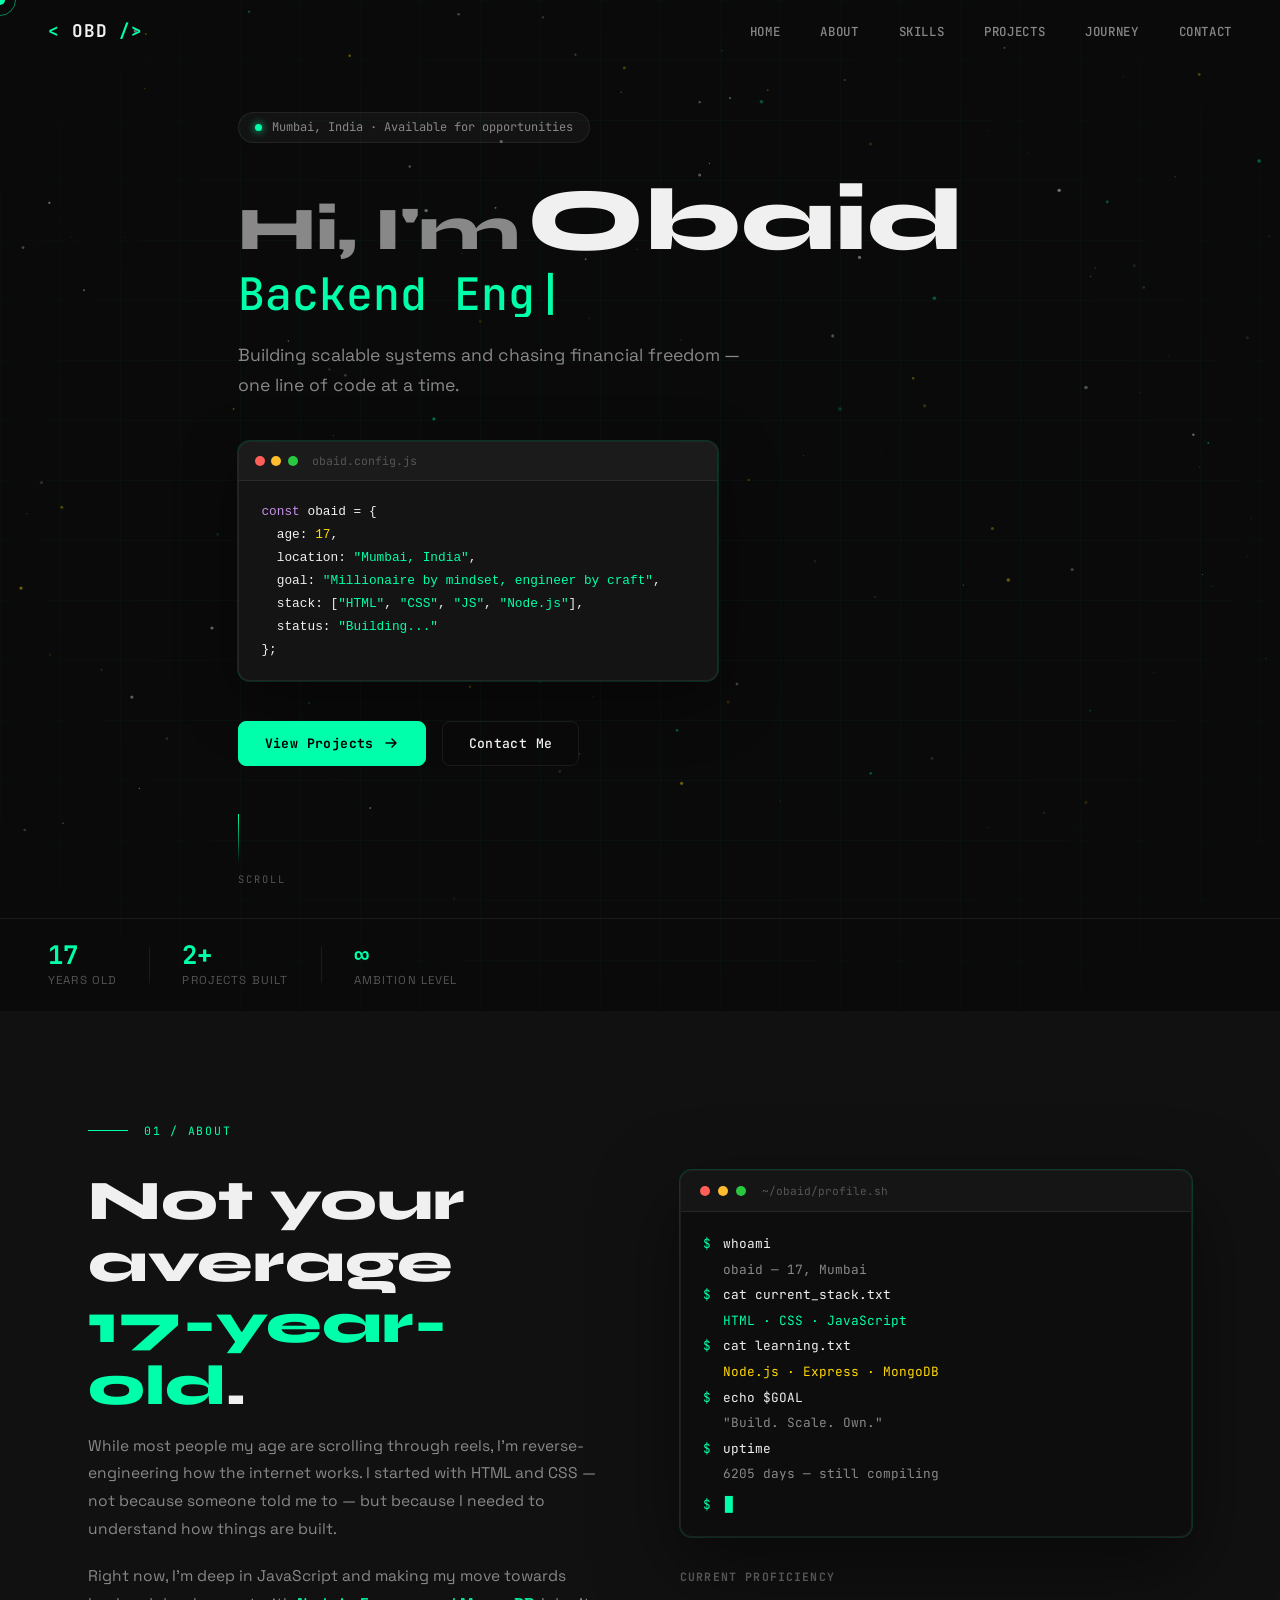
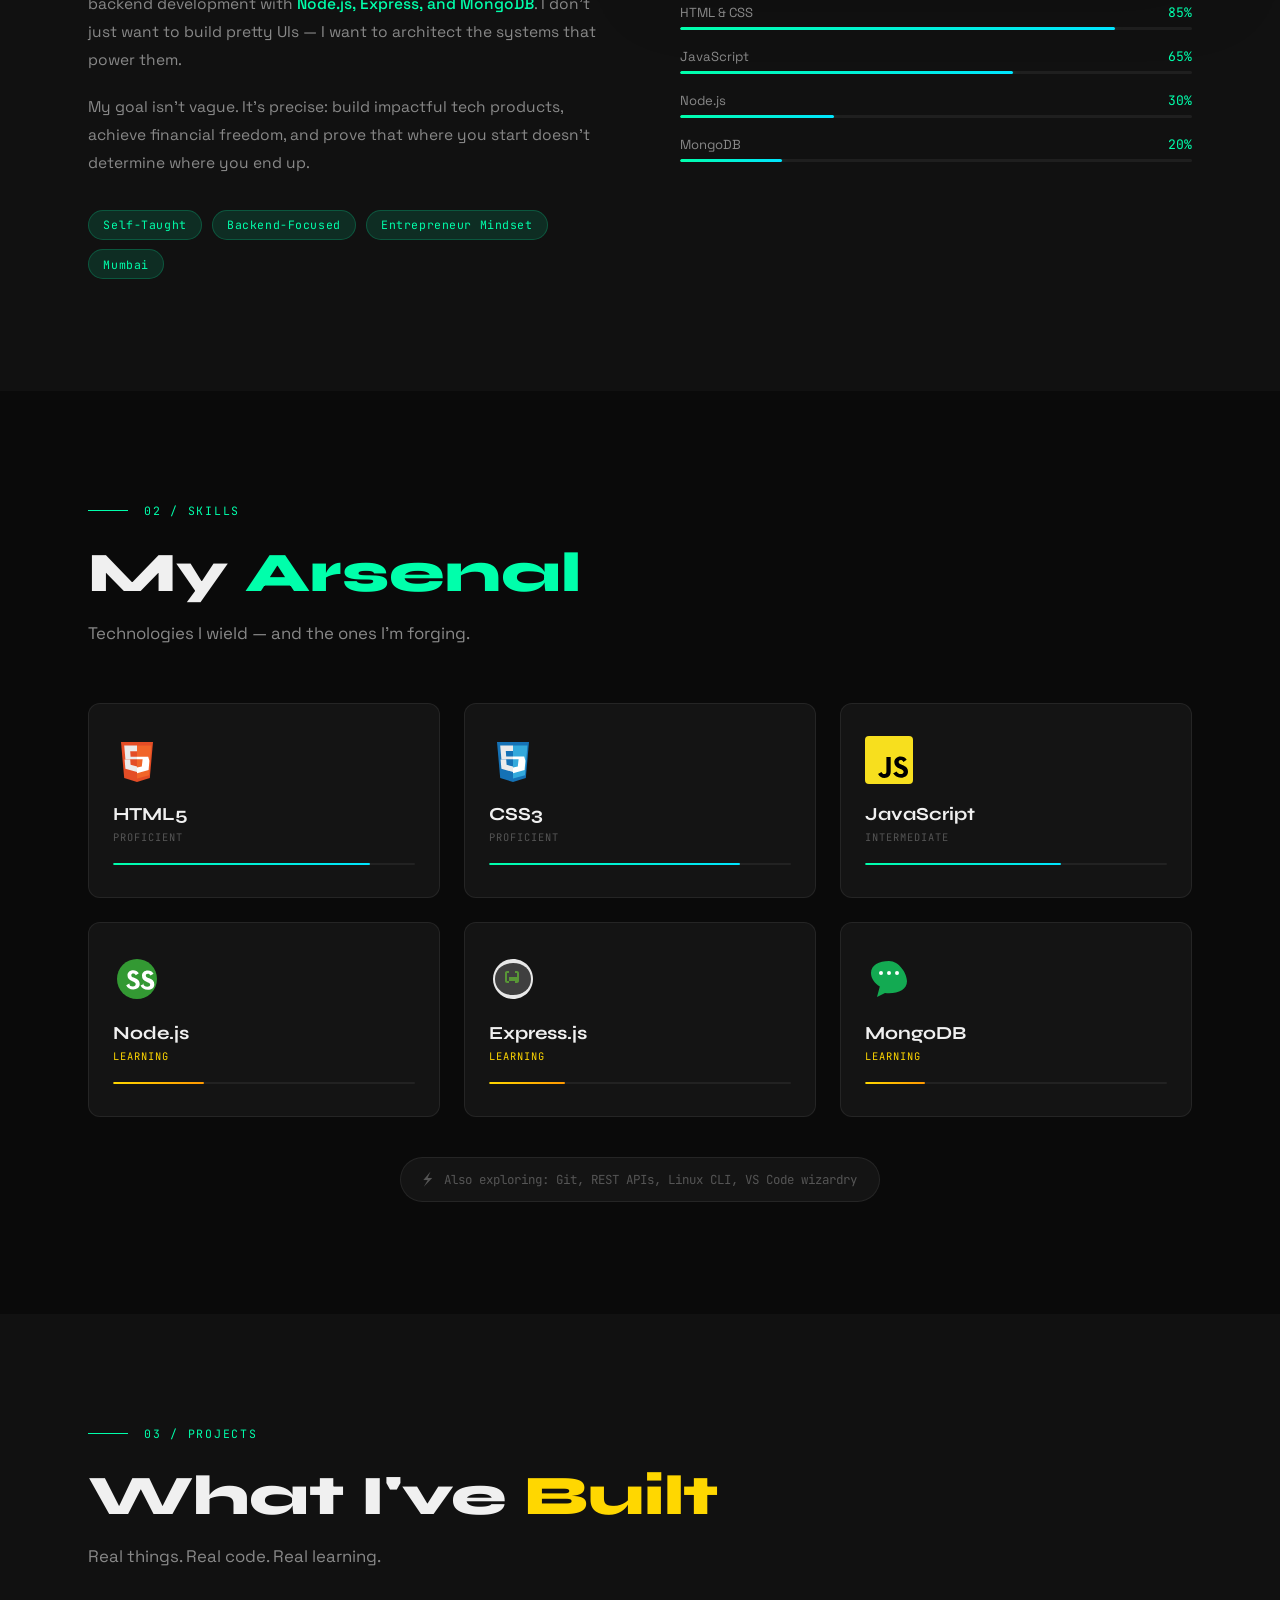
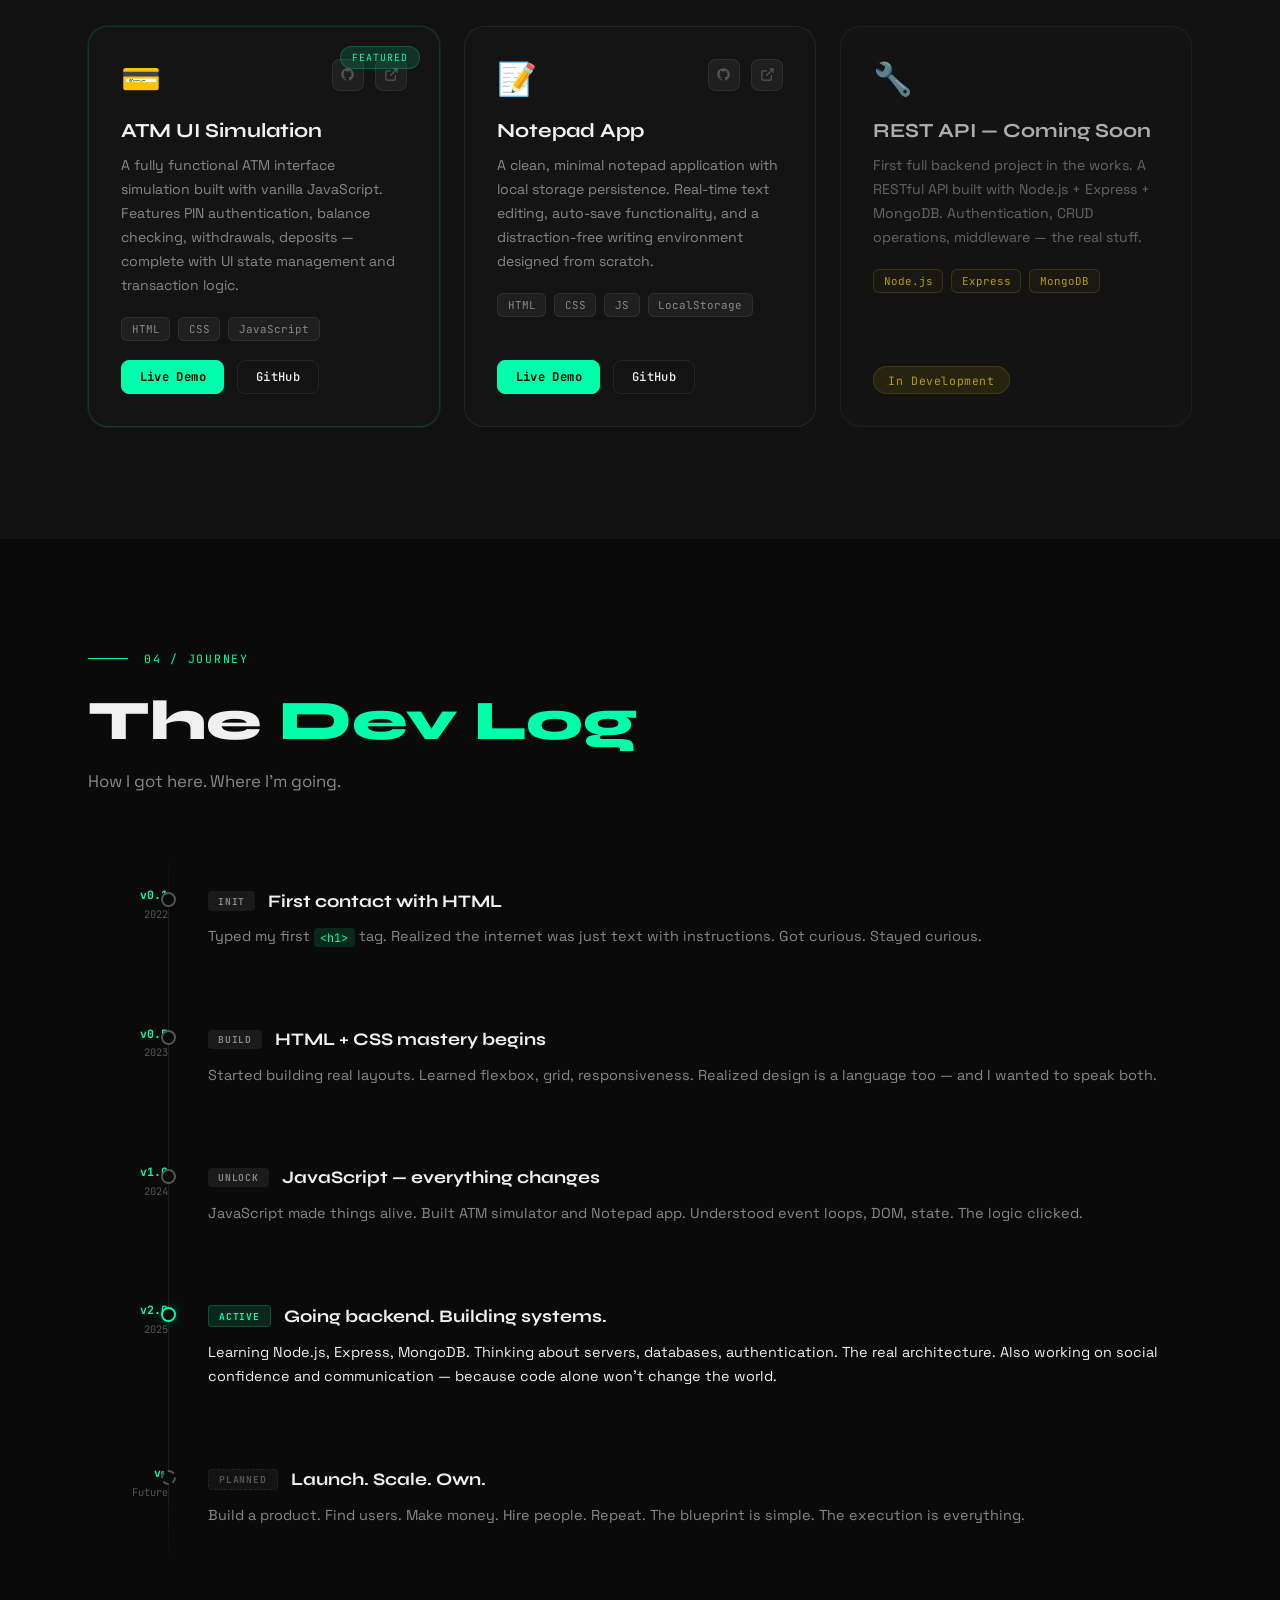
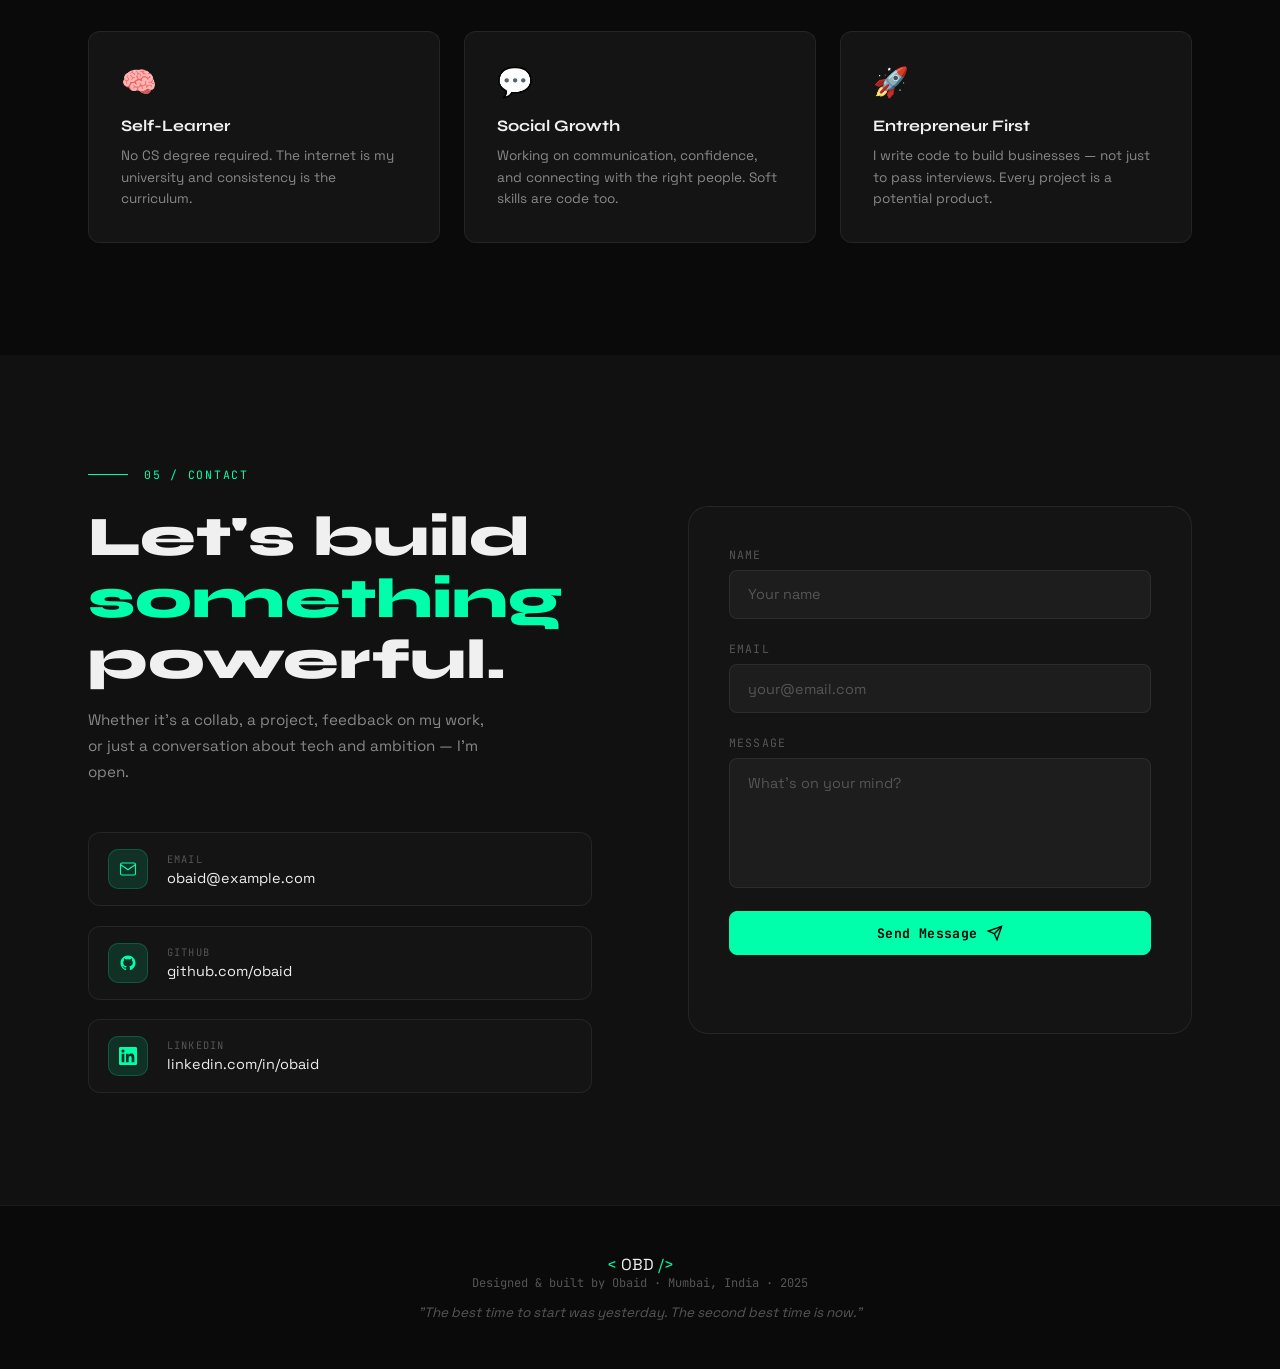
<file: Github port/index.html>
<!doctype html>
<html lang="en">
  <head>
    <meta charset="UTF-8" />
    <meta name="viewport" content="width=device-width, initial-scale=1.0" />
    <title>Obaid — Backend Engineer & Entrepreneur</title>
    <link rel="stylesheet" href="style.css" />
    <link rel="preconnect" href="https://fonts.googleapis.com" />
    <link rel="preconnect" href="https://fonts.gstatic.com" crossorigin />
    <link
      href="https://fonts.googleapis.com/css2?family=Space+Grotesk:wght@300;400;500;600;700&family=JetBrains+Mono:wght@300;400;500;700&family=Syne:wght@400;700;800&display=swap"
      rel="stylesheet"
    />
  </head>
  <body>
    <!-- CURSOR -->
    <div class="cursor" id="cursor"></div>
    <div class="cursor-trail" id="cursorTrail"></div>

    <!-- NAVBAR -->
    <nav class="navbar" id="navbar">
      <div class="nav-logo">
        <span class="logo-bracket">&lt;</span>
        <span class="logo-name">OBD</span>
        <span class="logo-bracket">/&gt;</span>
      </div>
      <ul class="nav-links">
        <li><a href="#hero" class="nav-link">Home</a></li>
        <li><a href="#about" class="nav-link">About</a></li>
        <li><a href="#skills" class="nav-link">Skills</a></li>
        <li><a href="#projects" class="nav-link">Projects</a></li>
        <li><a href="#journey" class="nav-link">Journey</a></li>
        <li><a href="#contact" class="nav-link">Contact</a></li>
      </ul>
      <button class="nav-toggle" id="navToggle" aria-label="Toggle menu">
        <span></span><span></span><span></span>
      </button>
    </nav>

    <!-- HERO -->
    <section class="hero" id="hero">
      <canvas id="heroCanvas"></canvas>
      <div class="hero-grid-overlay"></div>

      <div class="hero-content">
        <div class="hero-tag">
          <span class="tag-dot"></span>
          <span>Mumbai, India · Available for opportunities</span>
        </div>

        <h1 class="hero-title">
          <span class="title-line">
            <span class="title-hi">Hi, I'm</span>
            <span class="title-name"> Obaid</span>
          </span>
          <span class="title-line title-line-2">
            <span class="title-role typed-text" id="typedText"></span>
            <span class="cursor-blink">|</span>
          </span>
        </h1>

        <p class="hero-sub">
          Building scalable systems and chasing financial freedom —<br />
          one line of code at a time.
        </p>

        <div class="hero-code-snippet">
          <div class="snippet-header">
            <span class="dot red"></span>
            <span class="dot yellow"></span>
            <span class="dot green"></span>
            <span class="snippet-filename">obaid.config.js</span>
          </div>
          <pre
            class="snippet-body"
          ><code><span class="kw">const</span> obaid = {
  age: <span class="num">17</span>,
  location: <span class="str">"Mumbai, India"</span>,
  goal: <span class="str">"Millionaire by mindset, engineer by craft"</span>,
  stack: [<span class="str">"HTML"</span>, <span class="str">"CSS"</span>, <span class="str">"JS"</span>, <span class="str">"Node.js"</span>],
  status: <span class="str">"Building..."</span>
};</code></pre>
        </div>

        <div class="hero-cta">
          <a href="#projects" class="btn btn-primary">
            <span>View Projects</span>
            <svg width="16" height="16" viewBox="0 0 16 16" fill="none">
              <path
                d="M3 8h10M9 4l4 4-4 4"
                stroke="currentColor"
                stroke-width="1.5"
                stroke-linecap="round"
                stroke-linejoin="round"
              />
            </svg>
          </a>
          <a href="#contact" class="btn btn-ghost">Contact Me</a>
        </div>

        <div class="hero-scroll-hint">
          <div class="scroll-line"></div>
          <span>Scroll</span>
        </div>
      </div>

      <div class="hero-stats">
        <div class="stat-item">
          <span class="stat-num">17</span>
          <span class="stat-label">Years Old</span>
        </div>
        <div class="stat-divider"></div>
        <div class="stat-item">
          <span class="stat-num">2+</span>
          <span class="stat-label">Projects Built</span>
        </div>
        <div class="stat-divider"></div>
        <div class="stat-item">
          <span class="stat-num">∞</span>
          <span class="stat-label">Ambition Level</span>
        </div>
      </div>
    </section>

    <!-- ABOUT -->
    <section class="about" id="about">
      <div class="section-container">
        <div class="section-label">
          <span class="label-line"></span>
          <span>01 / About</span>
        </div>

        <div class="about-grid">
          <div class="about-left">
            <h2 class="section-title">
              Not your average<br />
              <span class="accent-green">17-year-old</span>.
            </h2>
            <div class="about-text">
              <p>
                While most people my age are scrolling through reels, I'm
                reverse-engineering how the internet works. I started with HTML
                and CSS — not because someone told me to — but because I needed
                to understand how things are built.
              </p>
              <p>
                Right now, I'm deep in JavaScript and making my move towards
                backend development with
                <span class="highlight">Node.js, Express, and MongoDB</span>. I
                don't just want to build pretty UIs — I want to architect the
                systems that power them.
              </p>
              <p>
                My goal isn't vague. It's precise: build impactful tech
                products, achieve financial freedom, and prove that where you
                start doesn't determine where you end up.
              </p>
            </div>

            <div class="about-badges">
              <span class="badge">Self-Taught</span>
              <span class="badge">Backend-Focused</span>
              <span class="badge">Entrepreneur Mindset</span>
              <span class="badge">Mumbai</span>
            </div>
          </div>

          <div class="about-right">
            <div class="terminal-card">
              <div class="terminal-header">
                <span class="dot red"></span>
                <span class="dot yellow"></span>
                <span class="dot green"></span>
                <span class="terminal-title">~/obaid/profile.sh</span>
              </div>
              <div class="terminal-body">
                <div class="terminal-line">
                  <span class="prompt">$</span> <span class="cmd">whoami</span>
                </div>
                <div class="terminal-output">obaid — 17, Mumbai</div>
                <div class="terminal-line">
                  <span class="prompt">$</span>
                  <span class="cmd">cat current_stack.txt</span>
                </div>
                <div class="terminal-output green">HTML · CSS · JavaScript</div>
                <div class="terminal-line">
                  <span class="prompt">$</span>
                  <span class="cmd">cat learning.txt</span>
                </div>
                <div class="terminal-output gold">
                  Node.js · Express · MongoDB
                </div>
                <div class="terminal-line">
                  <span class="prompt">$</span>
                  <span class="cmd">echo $GOAL</span>
                </div>
                <div class="terminal-output">"Build. Scale. Own."</div>
                <div class="terminal-line">
                  <span class="prompt">$</span> <span class="cmd">uptime</span>
                </div>
                <div class="terminal-output">6205 days — still compiling</div>
                <div class="terminal-line blink-line">
                  <span class="prompt">$</span>
                  <span class="cursor-blink">█</span>
                </div>
              </div>
            </div>

            <div class="skill-progress-section">
              <h4 class="progress-title">Current Proficiency</h4>
              <div class="progress-bars">
                <div class="progress-item">
                  <div class="progress-label">
                    <span>HTML & CSS</span><span class="progress-pct">85%</span>
                  </div>
                  <div class="progress-bar">
                    <div
                      class="progress-fill"
                      data-width="85"
                      style="--target: 85%"
                    ></div>
                  </div>
                </div>
                <div class="progress-item">
                  <div class="progress-label">
                    <span>JavaScript</span><span class="progress-pct">65%</span>
                  </div>
                  <div class="progress-bar">
                    <div
                      class="progress-fill"
                      data-width="65"
                      style="--target: 65%"
                    ></div>
                  </div>
                </div>
                <div class="progress-item">
                  <div class="progress-label">
                    <span>Node.js</span><span class="progress-pct">30%</span>
                  </div>
                  <div class="progress-bar">
                    <div
                      class="progress-fill"
                      data-width="30"
                      style="--target: 30%"
                    ></div>
                  </div>
                </div>
                <div class="progress-item">
                  <div class="progress-label">
                    <span>MongoDB</span><span class="progress-pct">20%</span>
                  </div>
                  <div class="progress-bar">
                    <div
                      class="progress-fill"
                      data-width="20"
                      style="--target: 20%"
                    ></div>
                  </div>
                </div>
              </div>
            </div>
          </div>
        </div>
      </div>
    </section>

    <!-- SKILLS -->
    <section class="skills" id="skills">
      <div class="section-container">
        <div class="section-label">
          <span class="label-line"></span>
          <span>02 / Skills</span>
        </div>
        <h2 class="section-title">
          My <span class="accent-green">Arsenal</span>
        </h2>
        <p class="section-sub">
          Technologies I wield — and the ones I'm forging.
        </p>

        <div class="skills-grid">
          <div class="skill-card" data-level="proficient">
            <div class="skill-card-glow"></div>
            <div class="skill-icon">
              <svg
                viewBox="0 0 48 48"
                fill="none"
                xmlns="http://www.w3.org/2000/svg"
              >
                <path d="M8 6l3.2 36L24 46l12.8-4L40 6H8z" fill="#E44D26" />
                <path d="M24 42.4V9.6H38.4L36 39.2 24 42.4z" fill="#F16529" />
                <path
                  d="M24 20.8H17.6l-.4-5.6H24v-5.6H11.2l1.2 13.6H24V20.8zM24 30.4l-6.4-1.6-.4-5.2H11.6l.8 9.2 11.6 3.2V30.4z"
                  fill="#EBEBEB"
                />
                <path
                  d="M24 20.8v2.4h5.6l-.8 7.2-4.8 1.2v5.6l11.6-3.2.8-9.2-1.2-4H24z"
                  fill="#fff"
                />
              </svg>
            </div>
            <h3 class="skill-name">HTML5</h3>
            <span class="skill-level">Proficient</span>
            <div class="skill-bar">
              <div class="skill-fill" style="--w: 85%"></div>
            </div>
          </div>

          <div class="skill-card" data-level="proficient">
            <div class="skill-card-glow"></div>
            <div class="skill-icon">
              <svg
                viewBox="0 0 48 48"
                fill="none"
                xmlns="http://www.w3.org/2000/svg"
              >
                <path d="M8 6l3.2 36L24 46l12.8-4L40 6H8z" fill="#1572B6" />
                <path d="M24 42.4V9.6H38.4L36 39.2 24 42.4z" fill="#33A9DC" />
                <path
                  d="M24 20.4H17.2L16.8 15H24V9.6H11.2l1.2 13.6H24v-2.8zM24 30.4l-6.4-1.6-.4-5.2H11.6l.8 9.2 11.6 3.2V30.4z"
                  fill="#EBEBEB"
                />
                <path
                  d="M24 20.4v2.8h5.6l-.8 7.2-4.8 1.2v5.6l11.6-3.2.8-9.2-1.2-4.4H24z"
                  fill="#fff"
                />
              </svg>
            </div>
            <h3 class="skill-name">CSS3</h3>
            <span class="skill-level">Proficient</span>
            <div class="skill-bar">
              <div class="skill-fill" style="--w: 83%"></div>
            </div>
          </div>

          <div class="skill-card" data-level="intermediate">
            <div class="skill-card-glow"></div>
            <div class="skill-icon">
              <svg
                viewBox="0 0 48 48"
                fill="none"
                xmlns="http://www.w3.org/2000/svg"
              >
                <rect width="48" height="48" rx="4" fill="#F7DF1E" />
                <path
                  d="M13 38l3.5-2.1c.7 1.2 1.3 2.2 2.7 2.2 1.4 0 2.2-.5 2.2-2.6V21h4.3v14.6c0 4.3-2.5 6.3-6.2 6.3-3.3 0-5.2-1.7-6.2-3.7M28 37.5l3.5-2c.9 1.5 2.1 2.6 4.2 2.6 1.8 0 2.9-.9 2.9-2.1 0-1.5-1.2-2-3.1-2.9l-1.1-.5c-3.1-1.3-5.1-3-5.1-6.5 0-3.2 2.5-5.7 6.3-5.7 2.7 0 4.7 1 6.1 3.4l-3.3 2.1c-.7-1.3-1.5-1.8-2.7-1.8-1.2 0-2 .8-2 1.8 0 1.3.8 1.8 2.6 2.6l1.1.5c3.6 1.5 5.6 3.1 5.6 6.7 0 3.8-3 6-7.1 6-4 0-6.5-1.9-7.8-4.6"
                  fill="#000"
                />
              </svg>
            </div>
            <h3 class="skill-name">JavaScript</h3>
            <span class="skill-level">Intermediate</span>
            <div class="skill-bar">
              <div class="skill-fill" style="--w: 65%"></div>
            </div>
          </div>

          <div class="skill-card learning" data-level="learning">
            <div class="skill-card-glow"></div>
            <div class="skill-icon">
              <svg
                viewBox="0 0 48 48"
                fill="none"
                xmlns="http://www.w3.org/2000/svg"
              >
                <circle cx="24" cy="24" r="20" fill="#339933" />
                <path
                  d="M16.4 28.4c0 2.4 1.4 3 3.5 3 1.9 0 2.8-.9 2.8-2.1 0-1.5-1-2-2.8-2.8l-1-.4c-2.8-1.2-4.4-2.7-4.4-5.8 0-2.9 2.2-5.1 5.7-5.1 2.5 0 4.3.9 5.6 3.1l-3 1.9c-.7-1.2-1.4-1.7-2.6-1.7-1.2 0-1.9.7-1.9 1.7 0 1.2.7 1.7 2.4 2.4l1 .4c3.3 1.4 5 2.8 5 6.1 0 3.5-2.7 5.4-6.4 5.4-3.6 0-6-1.7-7.1-4.2l3.2-1.9zM30.2 28.7c.5 2.1 2 3 4 3 1.9 0 3-.8 3-2 0-1.3-.9-1.8-2.8-2.5l-.9-.4c-2.8-1.2-4.5-2.7-4.5-6 0-3 2.3-5.2 5.8-5.2 2.6 0 4.4.9 5.7 3.1l-3 1.9c-.7-1.2-1.5-1.8-2.7-1.8-1.3 0-2 .7-2 1.7 0 1.2.8 1.7 2.5 2.4l.9.4c3.3 1.4 5.1 2.8 5.1 6.1 0 3.5-2.8 5.4-6.5 5.4-3.7 0-6.1-1.7-7.2-4.2l3.6-1.9z"
                  fill="white"
                />
              </svg>
            </div>
            <h3 class="skill-name">Node.js</h3>
            <span class="skill-level learning-badge">Learning</span>
            <div class="skill-bar">
              <div class="skill-fill" style="--w: 30%"></div>
            </div>
          </div>

          <div class="skill-card learning" data-level="learning">
            <div class="skill-card-glow"></div>
            <div class="skill-icon">
              <svg
                viewBox="0 0 48 48"
                fill="none"
                xmlns="http://www.w3.org/2000/svg"
              >
                <path
                  d="M24 4C12.95 4 4 12.95 4 24s8.95 20 20 20 20-8.95 20-20S35.05 4 24 4z"
                  fill="#E8E8E8"
                />
                <path
                  d="M24 8C14.06 8 6 14.06 6 24 6 33.94 14.06 40 24 40c9.94 0 18-6.06 18-16 0-9.94-8.06-16-18-16z"
                  fill="#3F3F3F"
                />
                <path
                  d="M16 18c0-1.1.9-2 2-2h2v2h-2v8h2v2h-2c-1.1 0-2-.9-2-2v-8zM30 18c0-1.1-.9-2-2-2h-2v2h2v8h-2v2h2c1.1 0 2-.9 2-2v-8z"
                  fill="#589636"
                />
                <path d="M20 22h8v4h-8z" fill="#589636" />
              </svg>
            </div>
            <h3 class="skill-name">Express.js</h3>
            <span class="skill-level learning-badge">Learning</span>
            <div class="skill-bar">
              <div class="skill-fill" style="--w: 25%"></div>
            </div>
          </div>

          <div class="skill-card learning" data-level="learning">
            <div class="skill-card-glow"></div>
            <div class="skill-icon">
              <svg
                viewBox="0 0 48 48"
                fill="none"
                xmlns="http://www.w3.org/2000/svg"
              >
                <path
                  d="M24 6C14 6 6 10 6 18c0 5.5 3.5 10.3 8.8 13.4L12 42l8-4c1.3.2 2.6.3 4 .3 10 0 18-4 18-12S34 6 24 6z"
                  fill="#13AA52"
                />
                <path
                  d="M16 20a2 2 0 100-4 2 2 0 000 4zM24 20a2 2 0 100-4 2 2 0 000 4zM32 20a2 2 0 100-4 2 2 0 000 4z"
                  fill="white"
                />
              </svg>
            </div>
            <h3 class="skill-name">MongoDB</h3>
            <span class="skill-level learning-badge">Learning</span>
            <div class="skill-bar">
              <div class="skill-fill" style="--w: 20%"></div>
            </div>
          </div>
        </div>

        <div class="skills-footer">
          <div class="skills-note">
            <span class="note-icon">⚡</span>
            <span
              >Also exploring: Git, REST APIs, Linux CLI, VS Code wizardry</span
            >
          </div>
        </div>
      </div>
    </section>

    <!-- PROJECTS -->
    <section class="projects" id="projects">
      <div class="section-container">
        <div class="section-label">
          <span class="label-line"></span>
          <span>03 / Projects</span>
        </div>
        <h2 class="section-title">
          What I've <span class="accent-gold">Built</span>
        </h2>
        <p class="section-sub">Real things. Real code. Real learning.</p>

        <div class="projects-grid">
          <div class="project-card featured">
            <div class="project-glow"></div>
            <div class="project-header">
              <div class="project-icon">💳</div>
              <div class="project-links">
                <a href="#" class="icon-link" title="GitHub">
                  <svg viewBox="0 0 24 24" fill="currentColor">
                    <path
                      d="M12 2C6.477 2 2 6.477 2 12c0 4.418 2.865 8.166 6.839 9.489.5.092.682-.217.682-.482 0-.237-.009-.866-.013-1.7-2.782.604-3.369-1.34-3.369-1.34-.454-1.156-1.11-1.462-1.11-1.462-.908-.62.069-.608.069-.608 1.003.07 1.531 1.03 1.531 1.03.892 1.529 2.341 1.087 2.91.832.092-.647.35-1.088.636-1.338-2.22-.253-4.555-1.11-4.555-4.943 0-1.091.39-1.984 1.029-2.683-.103-.253-.446-1.27.098-2.647 0 0 .84-.269 2.75 1.025A9.578 9.578 0 0112 6.836a9.59 9.59 0 012.504.337c1.909-1.294 2.747-1.025 2.747-1.025.546 1.377.202 2.394.1 2.647.64.699 1.028 1.592 1.028 2.683 0 3.842-2.339 4.687-4.566 4.935.359.309.678.919.678 1.852 0 1.336-.012 2.415-.012 2.743 0 .267.18.578.688.48C19.138 20.161 22 16.416 22 12c0-5.523-4.477-10-10-10z"
                    />
                  </svg>
                </a>
                <a href="#" class="icon-link" title="Live Demo">
                  <svg
                    viewBox="0 0 24 24"
                    fill="none"
                    stroke="currentColor"
                    stroke-width="2"
                  >
                    <path
                      d="M18 13v6a2 2 0 01-2 2H5a2 2 0 01-2-2V8a2 2 0 012-2h6M15 3h6v6M10 14L21 3"
                    />
                  </svg>
                </a>
              </div>
            </div>
            <div class="project-body">
              <h3 class="project-title">ATM UI Simulation</h3>
              <p class="project-desc">
                A fully functional ATM interface simulation built with vanilla
                JavaScript. Features PIN authentication, balance checking,
                withdrawals, deposits — complete with UI state management and
                transaction logic.
              </p>
              <div class="project-tech">
                <span class="tech-tag">HTML</span>
                <span class="tech-tag">CSS</span>
                <span class="tech-tag">JavaScript</span>
              </div>
            </div>
            <div class="project-footer">
              <a href="#" class="btn btn-sm btn-primary">Live Demo</a>
              <a href="#" class="btn btn-sm btn-ghost">GitHub</a>
            </div>
            <div class="project-badge">Featured</div>
          </div>

          <div class="project-card">
            <div class="project-glow"></div>
            <div class="project-header">
              <div class="project-icon">📝</div>
              <div class="project-links">
                <a href="#" class="icon-link" title="GitHub">
                  <svg viewBox="0 0 24 24" fill="currentColor">
                    <path
                      d="M12 2C6.477 2 2 6.477 2 12c0 4.418 2.865 8.166 6.839 9.489.5.092.682-.217.682-.482 0-.237-.009-.866-.013-1.7-2.782.604-3.369-1.34-3.369-1.34-.454-1.156-1.11-1.462-1.11-1.462-.908-.62.069-.608.069-.608 1.003.07 1.531 1.03 1.531 1.03.892 1.529 2.341 1.087 2.91.832.092-.647.35-1.088.636-1.338-2.22-.253-4.555-1.11-4.555-4.943 0-1.091.39-1.984 1.029-2.683-.103-.253-.446-1.27.098-2.647 0 0 .84-.269 2.75 1.025A9.578 9.578 0 0112 6.836a9.59 9.59 0 012.504.337c1.909-1.294 2.747-1.025 2.747-1.025.546 1.377.202 2.394.1 2.647.64.699 1.028 1.592 1.028 2.683 0 3.842-2.339 4.687-4.566 4.935.359.309.678.919.678 1.852 0 1.336-.012 2.415-.012 2.743 0 .267.18.578.688.48C19.138 20.161 22 16.416 22 12c0-5.523-4.477-10-10-10z"
                    />
                  </svg>
                </a>
                <a href="#" class="icon-link" title="Live Demo">
                  <svg
                    viewBox="0 0 24 24"
                    fill="none"
                    stroke="currentColor"
                    stroke-width="2"
                  >
                    <path
                      d="M18 13v6a2 2 0 01-2 2H5a2 2 0 01-2-2V8a2 2 0 012-2h6M15 3h6v6M10 14L21 3"
                    />
                  </svg>
                </a>
              </div>
            </div>
            <div class="project-body">
              <h3 class="project-title">Notepad App</h3>
              <p class="project-desc">
                A clean, minimal notepad application with local storage
                persistence. Real-time text editing, auto-save functionality,
                and a distraction-free writing environment designed from
                scratch.
              </p>
              <div class="project-tech">
                <span class="tech-tag">HTML</span>
                <span class="tech-tag">CSS</span>
                <span class="tech-tag">JS</span>
                <span class="tech-tag">LocalStorage</span>
              </div>
            </div>
            <div class="project-footer">
              <a href="#" class="btn btn-sm btn-primary">Live Demo</a>
              <a href="#" class="btn btn-sm btn-ghost">GitHub</a>
            </div>
          </div>

          <div class="project-card upcoming">
            <div class="project-glow"></div>
            <div class="project-header">
              <div class="project-icon">🔧</div>
            </div>
            <div class="project-body">
              <h3 class="project-title">REST API — Coming Soon</h3>
              <p class="project-desc">
                First full backend project in the works. A RESTful API built
                with Node.js + Express + MongoDB. Authentication, CRUD
                operations, middleware — the real stuff.
              </p>
              <div class="project-tech">
                <span class="tech-tag upcoming-tag">Node.js</span>
                <span class="tech-tag upcoming-tag">Express</span>
                <span class="tech-tag upcoming-tag">MongoDB</span>
              </div>
            </div>
            <div class="project-footer">
              <span class="coming-soon-badge">In Development</span>
            </div>
          </div>
        </div>
      </div>
    </section>

    <!-- JOURNEY -->
    <section class="journey" id="journey">
      <div class="section-container">
        <div class="section-label">
          <span class="label-line"></span>
          <span>04 / Journey</span>
        </div>
        <h2 class="section-title">
          The <span class="accent-green">Dev Log</span>
        </h2>
        <p class="section-sub">How I got here. Where I'm going.</p>

        <div class="devlog">
          <div class="devlog-entry" data-aos="fade-up">
            <div class="devlog-meta">
              <span class="devlog-version">v0.1</span>
              <span class="devlog-date">2022</span>
            </div>
            <div class="devlog-content">
              <div class="devlog-header">
                <span class="devlog-status status-done">INIT</span>
                <h3>First contact with HTML</h3>
              </div>
              <p>
                Typed my first <code>&lt;h1&gt;</code> tag. Realized the
                internet was just text with instructions. Got curious. Stayed
                curious.
              </p>
            </div>
          </div>

          <div class="devlog-entry" data-aos="fade-up">
            <div class="devlog-meta">
              <span class="devlog-version">v0.5</span>
              <span class="devlog-date">2023</span>
            </div>
            <div class="devlog-content">
              <div class="devlog-header">
                <span class="devlog-status status-done">BUILD</span>
                <h3>HTML + CSS mastery begins</h3>
              </div>
              <p>
                Started building real layouts. Learned flexbox, grid,
                responsiveness. Realized design is a language too — and I wanted
                to speak both.
              </p>
            </div>
          </div>

          <div class="devlog-entry" data-aos="fade-up">
            <div class="devlog-meta">
              <span class="devlog-version">v1.0</span>
              <span class="devlog-date">2024</span>
            </div>
            <div class="devlog-content">
              <div class="devlog-header">
                <span class="devlog-status status-done">UNLOCK</span>
                <h3>JavaScript — everything changes</h3>
              </div>
              <p>
                JavaScript made things alive. Built ATM simulator and Notepad
                app. Understood event loops, DOM, state. The logic clicked.
              </p>
            </div>
          </div>

          <div class="devlog-entry active" data-aos="fade-up">
            <div class="devlog-meta">
              <span class="devlog-version">v2.0</span>
              <span class="devlog-date">2025</span>
            </div>
            <div class="devlog-content">
              <div class="devlog-header">
                <span class="devlog-status status-active">ACTIVE</span>
                <h3>Going backend. Building systems.</h3>
              </div>
              <p>
                Learning Node.js, Express, MongoDB. Thinking about servers,
                databases, authentication. The real architecture. Also working
                on social confidence and communication — because code alone
                won't change the world.
              </p>
            </div>
          </div>

          <div class="devlog-entry upcoming-entry" data-aos="fade-up">
            <div class="devlog-meta">
              <span class="devlog-version">v∞</span>
              <span class="devlog-date">Future</span>
            </div>
            <div class="devlog-content">
              <div class="devlog-header">
                <span class="devlog-status status-upcoming">PLANNED</span>
                <h3>Launch. Scale. Own.</h3>
              </div>
              <p>
                Build a product. Find users. Make money. Hire people. Repeat.
                The blueprint is simple. The execution is everything.
              </p>
            </div>
          </div>
        </div>

        <div class="mindset-cards">
          <div class="mindset-card">
            <span class="mindset-icon">🧠</span>
            <h4>Self-Learner</h4>
            <p>
              No CS degree required. The internet is my university and
              consistency is the curriculum.
            </p>
          </div>
          <div class="mindset-card">
            <span class="mindset-icon">💬</span>
            <h4>Social Growth</h4>
            <p>
              Working on communication, confidence, and connecting with the
              right people. Soft skills are code too.
            </p>
          </div>
          <div class="mindset-card">
            <span class="mindset-icon">🚀</span>
            <h4>Entrepreneur First</h4>
            <p>
              I write code to build businesses — not just to pass interviews.
              Every project is a potential product.
            </p>
          </div>
        </div>
      </div>
    </section>

    <!-- CONTACT -->
    <section class="contact" id="contact">
      <div class="section-container">
        <div class="section-label">
          <span class="label-line"></span>
          <span>05 / Contact</span>
        </div>

        <div class="contact-grid">
          <div class="contact-left">
            <h2 class="section-title">
              Let's build<br /><span class="accent-green">something</span
              ><br />powerful.
            </h2>
            <p class="contact-sub">
              Whether it's a collab, a project, feedback on my work, or just a
              conversation about tech and ambition — I'm open.
            </p>

            <div class="contact-links">
              <a href="mailto:obaid@example.com" class="contact-link">
                <div class="contact-link-icon">
                  <svg
                    viewBox="0 0 24 24"
                    fill="none"
                    stroke="currentColor"
                    stroke-width="1.5"
                  >
                    <path
                      d="M4 4h16c1.1 0 2 .9 2 2v12c0 1.1-.9 2-2 2H4c-1.1 0-2-.9-2-2V6c0-1.1.9-2 2-2z"
                    />
                    <polyline points="22,6 12,13 2,6" />
                  </svg>
                </div>
                <div>
                  <span class="contact-link-label">Email</span>
                  <span class="contact-link-value">obaid@example.com</span>
                </div>
              </a>
              <a href="https://github.com" target="_blank" class="contact-link">
                <div class="contact-link-icon">
                  <svg viewBox="0 0 24 24" fill="currentColor">
                    <path
                      d="M12 2C6.477 2 2 6.477 2 12c0 4.418 2.865 8.166 6.839 9.489.5.092.682-.217.682-.482 0-.237-.009-.866-.013-1.7-2.782.604-3.369-1.34-3.369-1.34-.454-1.156-1.11-1.462-1.11-1.462-.908-.62.069-.608.069-.608 1.003.07 1.531 1.03 1.531 1.03.892 1.529 2.341 1.087 2.91.832.092-.647.35-1.088.636-1.338-2.22-.253-4.555-1.11-4.555-4.943 0-1.091.39-1.984 1.029-2.683-.103-.253-.446-1.27.098-2.647 0 0 .84-.269 2.75 1.025A9.578 9.578 0 0112 6.836a9.59 9.59 0 012.504.337c1.909-1.294 2.747-1.025 2.747-1.025.546 1.377.202 2.394.1 2.647.64.699 1.028 1.592 1.028 2.683 0 3.842-2.339 4.687-4.566 4.935.359.309.678.919.678 1.852 0 1.336-.012 2.415-.012 2.743 0 .267.18.578.688.48C19.138 20.161 22 16.416 22 12c0-5.523-4.477-10-10-10z"
                    />
                  </svg>
                </div>
                <div>
                  <span class="contact-link-label">GitHub</span>
                  <span class="contact-link-value">github.com/obaid</span>
                </div>
              </a>
              <a
                href="https://linkedin.com"
                target="_blank"
                class="contact-link"
              >
                <div class="contact-link-icon">
                  <svg viewBox="0 0 24 24" fill="currentColor">
                    <path
                      d="M20.447 20.452h-3.554v-5.569c0-1.328-.027-3.037-1.852-3.037-1.853 0-2.136 1.445-2.136 2.939v5.667H9.351V9h3.414v1.561h.046c.477-.9 1.637-1.85 3.37-1.85 3.601 0 4.267 2.37 4.267 5.455v6.286zM5.337 7.433a2.062 2.062 0 01-2.063-2.065 2.064 2.064 0 112.063 2.065zm1.782 13.019H3.555V9h3.564v11.452zM22.225 0H1.771C.792 0 0 .774 0 1.729v20.542C0 23.227.792 24 1.771 24h20.451C23.2 24 24 23.227 24 22.271V1.729C24 .774 23.2 0 22.222 0h.003z"
                    />
                  </svg>
                </div>
                <div>
                  <span class="contact-link-label">LinkedIn</span>
                  <span class="contact-link-value">linkedin.com/in/obaid</span>
                </div>
              </a>
            </div>
          </div>

          <div class="contact-right">
            <div class="contact-form-card">
              <div class="form-group">
                <label class="form-label">Name</label>
                <input
                  type="text"
                  class="form-input"
                  placeholder="Your name"
                  id="formName"
                />
              </div>
              <div class="form-group">
                <label class="form-label">Email</label>
                <input
                  type="email"
                  class="form-input"
                  placeholder="your@email.com"
                  id="formEmail"
                />
              </div>
              <div class="form-group">
                <label class="form-label">Message</label>
                <textarea
                  class="form-input form-textarea"
                  placeholder="What's on your mind?"
                  id="formMsg"
                ></textarea>
              </div>
              <button class="btn btn-primary btn-full" id="sendBtn">
                <span>Send Message</span>
                <svg
                  width="16"
                  height="16"
                  viewBox="0 0 24 24"
                  fill="none"
                  stroke="currentColor"
                  stroke-width="2"
                >
                  <line x1="22" y1="2" x2="11" y2="13" />
                  <polygon points="22 2 15 22 11 13 2 9 22 2" />
                </svg>
              </button>
              <p class="form-note" id="formNote"></p>
            </div>
          </div>
        </div>
      </div>
    </section>

    <!-- FOOTER -->
    <footer class="footer">
      <div class="footer-container">
        <div class="footer-logo">
          <span class="logo-bracket">&lt;</span>
          <span class="logo-name">OBD</span>
          <span class="logo-bracket">/&gt;</span>
        </div>
        <p class="footer-copy">
          Designed & built by Obaid · Mumbai, India · 2025
        </p>
        <p class="footer-quote">
          "The best time to start was yesterday. The second best time is now."
        </p>
      </div>
    </footer>

    <script src="script.js"></script>
  </body>
</html>
</file>
<file: style.css>
/* =============================================
   OBAID PORTFOLIO — style.css
   Dark · Emerald · Gold · Elite
============================================= */

/* RESET & BASE */
*,
*::before,
*::after {
  margin: 0;
  padding: 0;
  box-sizing: border-box;
}

:root {
  --bg-primary: #0a0a0a;
  --bg-secondary: #111111;
  --bg-card: #141414;
  --bg-glass: rgba(20, 20, 20, 0.7);
  --green: #00ffab;
  --green-dim: rgba(0, 255, 171, 0.12);
  --green-glow: rgba(0, 255, 171, 0.25);
  --gold: #ffd700;
  --gold-dim: rgba(255, 215, 0, 0.12);
  --white: #f0f0f0;
  --grey-1: #888;
  --grey-2: #555;
  --border: rgba(255, 255, 255, 0.07);
  --border-green: rgba(0, 255, 171, 0.2);
  --font-main: "Syne", sans-serif;
  --font-body: "Space Grotesk", sans-serif;
  --font-mono: "JetBrains Mono", monospace;
  --radius: 12px;
  --radius-lg: 20px;
  --transition: 0.3s cubic-bezier(0.4, 0, 0.2, 1);
}

html {
  scroll-behavior: smooth;
  font-size: 16px;
}

body {
  background: var(--bg-primary);
  color: var(--white);
  font-family: var(--font-body);
  overflow-x: hidden;
  cursor: none;
}

::selection {
  background: var(--green-dim);
  color: var(--green);
}

/* SCROLLBAR */
::-webkit-scrollbar {
  width: 4px;
}
::-webkit-scrollbar-track {
  background: var(--bg-primary);
}
::-webkit-scrollbar-thumb {
  background: var(--green);
  border-radius: 2px;
}

/* ===================== CURSOR ===================== */
.cursor {
  position: fixed;
  width: 10px;
  height: 10px;
  background: var(--green);
  border-radius: 50%;
  pointer-events: none;
  z-index: 10000;
  transform: translate(-50%, -50%);
  transition:
    transform 0.08s ease,
    width 0.2s,
    height 0.2s,
    opacity 0.2s;
  mix-blend-mode: screen;
}
.cursor-trail {
  position: fixed;
  width: 32px;
  height: 32px;
  border: 1px solid var(--green);
  border-radius: 50%;
  pointer-events: none;
  z-index: 9999;
  transform: translate(-50%, -50%);
  transition:
    transform 0.18s ease,
    width 0.3s,
    height 0.3s,
    opacity 0.3s;
  opacity: 0.5;
}
.cursor.hover {
  width: 20px;
  height: 20px;
  opacity: 0.6;
}
.cursor-trail.hover {
  width: 50px;
  height: 50px;
  opacity: 0.2;
}

/* ===================== NAVBAR ===================== */
.navbar {
  position: fixed;
  top: 0;
  left: 0;
  right: 0;
  z-index: 1000;
  display: flex;
  align-items: center;
  justify-content: space-between;
  padding: 1.2rem 3rem;
  background: transparent;
  transition:
    background var(--transition),
    padding var(--transition),
    border-bottom var(--transition);
}
.navbar.scrolled {
  background: rgba(10, 10, 10, 0.92);
  backdrop-filter: blur(20px);
  border-bottom: 1px solid var(--border);
  padding: 0.9rem 3rem;
}
.nav-logo {
  font-family: var(--font-mono);
  font-size: 1.1rem;
  font-weight: 700;
  letter-spacing: 0.05em;
  cursor: pointer;
}
.logo-bracket {
  color: var(--green);
}
.logo-name {
  color: var(--white);
}

.nav-links {
  display: flex;
  list-style: none;
  gap: 2.5rem;
  align-items: center;
}
.nav-link {
  font-family: var(--font-mono);
  font-size: 0.78rem;
  font-weight: 500;
  color: var(--grey-1);
  text-decoration: none;
  letter-spacing: 0.05em;
  text-transform: uppercase;
  position: relative;
  transition: color var(--transition);
}
.nav-link::after {
  content: "";
  position: absolute;
  bottom: -3px;
  left: 0;
  width: 0;
  height: 1px;
  background: var(--green);
  transition: width var(--transition);
}
.nav-link:hover {
  color: var(--green);
}
.nav-link:hover::after {
  width: 100%;
}

.nav-toggle {
  display: none;
  flex-direction: column;
  gap: 5px;
  background: none;
  border: none;
  cursor: pointer;
  padding: 4px;
}
.nav-toggle span {
  display: block;
  width: 22px;
  height: 2px;
  background: var(--white);
  border-radius: 2px;
  transition: var(--transition);
}

/* ===================== HERO ===================== */
.hero {
  position: relative;
  min-height: 100vh;
  display: flex;
  flex-direction: column;
  justify-content: center;
  overflow: hidden;
}

#heroCanvas {
  position: absolute;
  inset: 0;
  z-index: 0;
  opacity: 0.7;
}

.hero-grid-overlay {
  position: absolute;
  inset: 0;
  background-image:
    linear-gradient(rgba(0, 255, 171, 0.03) 1px, transparent 1px),
    linear-gradient(90deg, rgba(0, 255, 171, 0.03) 1px, transparent 1px);
  background-size: 60px 60px;
  z-index: 1;
  mask-image: radial-gradient(
    ellipse 80% 80% at 50% 50%,
    black 40%,
    transparent 100%
  );
}

.hero-content {
  position: relative;
  z-index: 2;
  padding: 0 3rem;
  max-width: 900px;
  margin: 0 auto;
  padding-top: 7rem;
  width: 100%;
}

.hero-tag {
  display: inline-flex;
  align-items: center;
  gap: 0.6rem;
  font-family: var(--font-mono);
  font-size: 0.75rem;
  color: var(--grey-1);
  background: rgba(255, 255, 255, 0.04);
  border: 1px solid var(--border);
  border-radius: 100px;
  padding: 0.4rem 1rem;
  margin-bottom: 2rem;
  animation: fadeSlideDown 0.8s ease forwards;
}
.tag-dot {
  width: 7px;
  height: 7px;
  border-radius: 50%;
  background: var(--green);
  box-shadow: 0 0 8px var(--green);
  animation: pulse 2s infinite;
}

.hero-title {
  font-family: var(--font-main);
  font-weight: 800;
  line-height: 1.05;
  margin-bottom: 1.5rem;
  display: flex;
  flex-direction: column;
  gap: 0.2rem;
}
.title-line {
  display: block;
  overflow: hidden;
}
.title-hi {
  font-size: clamp(2.2rem, 5vw, 3.8rem);
  color: var(--grey-1);
  animation: fadeSlideUp 0.9s 0.1s both;
}
.title-name {
  font-size: clamp(2.8rem, 7vw, 5.5rem);
  color: var(--white);
  animation: fadeSlideUp 0.9s 0.2s both;
}
.title-line-2 {
  font-size: clamp(1.4rem, 3.5vw, 2.8rem);
  color: var(--green);
  font-family: var(--font-mono);
  font-weight: 500;
  display: flex;
  align-items: center;
  animation: fadeSlideUp 0.9s 0.3s both;
}
.cursor-blink {
  animation: blink 1s step-end infinite;
  color: var(--green);
  margin-left: 2px;
}

.hero-sub {
  font-size: clamp(0.95rem, 2vw, 1.1rem);
  color: var(--grey-1);
  line-height: 1.7;
  margin-bottom: 2.5rem;
  animation: fadeSlideUp 0.9s 0.4s both;
  max-width: 550px;
}

/* Code snippet */
.hero-code-snippet {
  background: var(--bg-card);
  border: 1px solid var(--border);
  border-radius: var(--radius);
  overflow: hidden;
  margin-bottom: 2.5rem;
  max-width: 480px;
  animation: fadeSlideUp 0.9s 0.5s both;
  box-shadow:
    0 20px 60px rgba(0, 0, 0, 0.4),
    0 0 0 1px var(--border-green);
}
.snippet-header {
  display: flex;
  align-items: center;
  gap: 0.4rem;
  padding: 0.7rem 1rem;
  background: rgba(255, 255, 255, 0.03);
  border-bottom: 1px solid var(--border);
}
.dot {
  width: 10px;
  height: 10px;
  border-radius: 50%;
}
.dot.red {
  background: #ff5f57;
}
.dot.yellow {
  background: #febc2e;
}
.dot.green {
  background: #28c840;
}
.snippet-filename {
  font-family: var(--font-mono);
  font-size: 0.72rem;
  color: var(--grey-2);
  margin-left: 0.5rem;
}
.snippet-body {
  padding: 1.2rem 1.4rem;
  font-family: var(--font-mono);
  font-size: 0.8rem;
  line-height: 1.8;
  overflow-x: auto;
}
.snippet-body code {
  display: block;
}
.kw {
  color: #c792ea;
}
.str {
  color: var(--green);
}
.num {
  color: var(--gold);
}

/* CTA */
.hero-cta {
  display: flex;
  gap: 1rem;
  flex-wrap: wrap;
  animation: fadeSlideUp 0.9s 0.6s both;
}

.hero-scroll-hint {
  display: flex;
  flex-direction: column;
  align-items: flex-start;
  gap: 0.5rem;
  margin-top: 3rem;
  animation: fadeSlideUp 0.9s 0.8s both;
}
.scroll-line {
  width: 1px;
  height: 50px;
  background: linear-gradient(to bottom, var(--green), transparent);
  animation: scrollPulse 2s ease infinite;
}
.hero-scroll-hint span {
  font-family: var(--font-mono);
  font-size: 0.65rem;
  color: var(--grey-2);
  letter-spacing: 0.2em;
  text-transform: uppercase;
}

/* Stats */
.hero-stats {
  position: relative;
  z-index: 2;
  display: flex;
  align-items: center;
  gap: 2rem;
  padding: 1.5rem 3rem;
  margin-top: 2rem;
  border-top: 1px solid var(--border);
  animation: fadeSlideUp 0.9s 0.9s both;
}
.stat-item {
  display: flex;
  flex-direction: column;
}
.stat-num {
  font-family: var(--font-mono);
  font-size: 1.6rem;
  font-weight: 700;
  color: var(--green);
  line-height: 1;
}
.stat-label {
  font-size: 0.72rem;
  color: var(--grey-2);
  text-transform: uppercase;
  letter-spacing: 0.1em;
  margin-top: 0.3rem;
}
.stat-divider {
  width: 1px;
  height: 36px;
  background: var(--border);
}

/* ===================== SECTION SHARED ===================== */
.section-container {
  max-width: 1200px;
  margin: 0 auto;
  padding: 7rem 3rem;
}

.section-label {
  display: flex;
  align-items: center;
  gap: 1rem;
  font-family: var(--font-mono);
  font-size: 0.72rem;
  color: var(--green);
  letter-spacing: 0.15em;
  text-transform: uppercase;
  margin-bottom: 1.5rem;
}
.label-line {
  display: block;
  width: 40px;
  height: 1px;
  background: var(--green);
}

.section-title {
  font-family: var(--font-main);
  font-size: clamp(2.2rem, 5vw, 3.5rem);
  font-weight: 800;
  line-height: 1.1;
  margin-bottom: 1rem;
}

.section-sub {
  font-size: 1.05rem;
  color: var(--grey-1);
  margin-bottom: 3.5rem;
  line-height: 1.6;
}

.accent-green {
  color: var(--green);
}
.accent-gold {
  color: var(--gold);
}

/* ===================== ABOUT ===================== */
.about {
  background: var(--bg-secondary);
}

.about-grid {
  display: grid;
  grid-template-columns: 1fr 1fr;
  gap: 5rem;
  align-items: start;
  margin-top: 2rem;
}

.about-text p {
  color: var(--grey-1);
  line-height: 1.8;
  margin-bottom: 1.2rem;
  font-size: 0.97rem;
}
.highlight {
  color: var(--green);
  font-weight: 500;
}

.about-badges {
  display: flex;
  flex-wrap: wrap;
  gap: 0.6rem;
  margin-top: 2rem;
}
.badge {
  font-family: var(--font-mono);
  font-size: 0.72rem;
  padding: 0.4rem 0.9rem;
  border: 1px solid var(--border-green);
  border-radius: 100px;
  color: var(--green);
  background: var(--green-dim);
  letter-spacing: 0.05em;
}

/* Terminal Card */
.terminal-card {
  background: #0d0d0d;
  border: 1px solid var(--border);
  border-radius: var(--radius);
  overflow: hidden;
  box-shadow:
    0 30px 80px rgba(0, 0, 0, 0.5),
    0 0 0 1px var(--border-green);
  margin-bottom: 2rem;
}
.terminal-header {
  display: flex;
  align-items: center;
  gap: 0.5rem;
  padding: 0.8rem 1.2rem;
  background: rgba(255, 255, 255, 0.03);
  border-bottom: 1px solid var(--border);
}
.terminal-title {
  font-family: var(--font-mono);
  font-size: 0.7rem;
  color: var(--grey-2);
  margin-left: 0.5rem;
}
.terminal-body {
  padding: 1.2rem 1.4rem;
  font-family: var(--font-mono);
  font-size: 0.8rem;
  line-height: 2;
}
.terminal-line {
  display: flex;
  align-items: center;
  gap: 0.7rem;
}
.prompt {
  color: var(--green);
}
.cmd {
  color: var(--white);
}
.terminal-output {
  color: var(--grey-1);
  padding-left: 1.2rem;
}
.terminal-output.green {
  color: var(--green);
}
.terminal-output.gold {
  color: var(--gold);
}
.blink-line {
  margin-top: 0.3rem;
}

/* Progress bars */
.progress-title {
  font-family: var(--font-mono);
  font-size: 0.72rem;
  color: var(--grey-2);
  text-transform: uppercase;
  letter-spacing: 0.1em;
  margin-bottom: 1.2rem;
}
.progress-item {
  margin-bottom: 1.1rem;
}
.progress-label {
  display: flex;
  justify-content: space-between;
  font-size: 0.82rem;
  color: var(--grey-1);
  margin-bottom: 0.4rem;
}
.progress-pct {
  font-family: var(--font-mono);
  color: var(--green);
}
.progress-bar {
  height: 3px;
  background: rgba(255, 255, 255, 0.06);
  border-radius: 2px;
  overflow: hidden;
}
.progress-fill {
  height: 100%;
  width: 0;
  background: linear-gradient(90deg, var(--green), #00e5ff);
  border-radius: 2px;
  transition: width 1.5s cubic-bezier(0.4, 0, 0.2, 1);
  box-shadow: 0 0 10px var(--green-glow);
}

/* ===================== SKILLS ===================== */
.skills {
  background: var(--bg-primary);
}

.skills-grid {
  display: grid;
  grid-template-columns: repeat(3, 1fr);
  gap: 1.5rem;
  margin-bottom: 2.5rem;
}

.skill-card {
  position: relative;
  background: var(--bg-card);
  border: 1px solid var(--border);
  border-radius: var(--radius);
  padding: 2rem 1.5rem;
  overflow: hidden;
  transition:
    transform var(--transition),
    border-color var(--transition);
  cursor: default;
}
.skill-card:hover {
  transform: translateY(-6px);
  border-color: var(--border-green);
}
.skill-card-glow {
  position: absolute;
  top: -40px;
  left: 50%;
  transform: translateX(-50%);
  width: 150px;
  height: 100px;
  background: var(--green-glow);
  border-radius: 50%;
  filter: blur(40px);
  opacity: 0;
  transition: opacity var(--transition);
  pointer-events: none;
}
.skill-card:hover .skill-card-glow {
  opacity: 1;
}
.skill-card.learning .skill-card-glow {
  background: rgba(255, 215, 0, 0.15);
}

.skill-icon {
  width: 48px;
  height: 48px;
  margin-bottom: 1.2rem;
}
.skill-icon svg {
  width: 100%;
  height: 100%;
}

.skill-name {
  font-family: var(--font-main);
  font-size: 1.15rem;
  font-weight: 700;
  margin-bottom: 0.3rem;
}
.skill-level {
  font-family: var(--font-mono);
  font-size: 0.65rem;
  color: var(--grey-2);
  text-transform: uppercase;
  letter-spacing: 0.1em;
  display: block;
  margin-bottom: 1.2rem;
}
.skill-level.learning-badge {
  color: var(--gold);
}

.skill-bar {
  height: 2px;
  background: rgba(255, 255, 255, 0.06);
  border-radius: 2px;
  overflow: hidden;
}
.skill-fill {
  height: 100%;
  width: var(--w);
  background: linear-gradient(90deg, var(--green), #00e5ff);
  border-radius: 2px;
  transform: scaleX(0);
  transform-origin: left;
  transition: transform 1.2s cubic-bezier(0.4, 0, 0.2, 1);
}
.skill-card.learning .skill-fill {
  background: linear-gradient(90deg, var(--gold), #ff9800);
}
.skill-card.in-view .skill-fill {
  transform: scaleX(1);
}

.skills-footer {
  text-align: center;
}
.skills-note {
  display: inline-flex;
  align-items: center;
  gap: 0.7rem;
  font-family: var(--font-mono);
  font-size: 0.78rem;
  color: var(--grey-2);
  background: var(--bg-card);
  border: 1px solid var(--border);
  padding: 0.7rem 1.4rem;
  border-radius: 100px;
}
.note-icon {
  font-size: 1rem;
}

/* ===================== PROJECTS ===================== */
.projects {
  background: var(--bg-secondary);
}

.projects-grid {
  display: grid;
  grid-template-columns: repeat(3, 1fr);
  gap: 1.5rem;
}

.project-card {
  position: relative;
  background: var(--bg-card);
  border: 1px solid var(--border);
  border-radius: var(--radius-lg);
  padding: 2rem;
  display: flex;
  flex-direction: column;
  gap: 1.2rem;
  overflow: hidden;
  transition:
    transform var(--transition),
    border-color var(--transition),
    box-shadow var(--transition);
}
.project-card:hover {
  transform: translateY(-8px) rotate(0.5deg);
  border-color: var(--border-green);
  box-shadow: 0 30px 80px rgba(0, 255, 171, 0.08);
}
.project-card.featured {
  border-color: rgba(0, 255, 171, 0.15);
  box-shadow: 0 0 0 1px rgba(0, 255, 171, 0.08);
}
.project-card.upcoming {
  opacity: 0.7;
}
.project-card.upcoming:hover {
  opacity: 1;
}

.project-glow {
  position: absolute;
  bottom: -60px;
  right: -40px;
  width: 200px;
  height: 200px;
  background: var(--green-glow);
  border-radius: 50%;
  filter: blur(60px);
  opacity: 0;
  pointer-events: none;
  transition: opacity 0.5s;
}
.project-card:hover .project-glow {
  opacity: 1;
}

.project-header {
  display: flex;
  align-items: flex-start;
  justify-content: space-between;
}
.project-icon {
  font-size: 2rem;
}
.project-links {
  display: flex;
  gap: 0.7rem;
}
.icon-link {
  width: 32px;
  height: 32px;
  display: flex;
  align-items: center;
  justify-content: center;
  color: var(--grey-2);
  background: rgba(255, 255, 255, 0.05);
  border: 1px solid var(--border);
  border-radius: 8px;
  transition:
    color var(--transition),
    border-color var(--transition),
    background var(--transition);
  text-decoration: none;
}
.icon-link svg {
  width: 15px;
  height: 15px;
}
.icon-link:hover {
  color: var(--green);
  border-color: var(--border-green);
  background: var(--green-dim);
}

.project-body {
  flex: 1;
}
.project-title {
  font-family: var(--font-main);
  font-size: 1.25rem;
  font-weight: 700;
  margin-bottom: 0.7rem;
}
.project-desc {
  font-size: 0.88rem;
  color: var(--grey-1);
  line-height: 1.7;
  margin-bottom: 1.2rem;
}
.project-tech {
  display: flex;
  flex-wrap: wrap;
  gap: 0.5rem;
}
.tech-tag {
  font-family: var(--font-mono);
  font-size: 0.68rem;
  padding: 0.25rem 0.6rem;
  background: rgba(255, 255, 255, 0.05);
  border: 1px solid var(--border);
  border-radius: 6px;
  color: var(--grey-1);
}
.upcoming-tag {
  color: var(--gold);
  border-color: rgba(255, 215, 0, 0.2);
  background: rgba(255, 215, 0, 0.05);
}

.project-footer {
  display: flex;
  gap: 0.8rem;
  flex-wrap: wrap;
  align-items: center;
}
.project-badge {
  position: absolute;
  top: 1.2rem;
  right: 1.2rem;
  font-family: var(--font-mono);
  font-size: 0.62rem;
  color: var(--green);
  background: var(--green-dim);
  border: 1px solid var(--border-green);
  border-radius: 100px;
  padding: 0.25rem 0.7rem;
  text-transform: uppercase;
  letter-spacing: 0.1em;
}
.coming-soon-badge {
  font-family: var(--font-mono);
  font-size: 0.72rem;
  color: var(--gold);
  background: var(--gold-dim);
  border: 1px solid rgba(255, 215, 0, 0.2);
  border-radius: 100px;
  padding: 0.35rem 0.9rem;
  letter-spacing: 0.05em;
}

/* ===================== BUTTONS ===================== */
.btn {
  display: inline-flex;
  align-items: center;
  gap: 0.6rem;
  padding: 0.8rem 1.6rem;
  border-radius: 8px;
  font-family: var(--font-mono);
  font-size: 0.82rem;
  font-weight: 500;
  text-decoration: none;
  cursor: pointer;
  border: 1px solid transparent;
  transition: all var(--transition);
  letter-spacing: 0.03em;
  position: relative;
  overflow: hidden;
}
.btn::before {
  content: "";
  position: absolute;
  inset: 0;
  background: rgba(255, 255, 255, 0.05);
  opacity: 0;
  transition: opacity var(--transition);
}
.btn:hover::before {
  opacity: 1;
}

.btn-primary {
  background: var(--green);
  color: #000;
  font-weight: 700;
  border-color: var(--green);
}
.btn-primary:hover {
  background: transparent;
  color: var(--green);
  box-shadow:
    0 0 20px var(--green-glow),
    inset 0 0 0 1px var(--green);
}
.btn-ghost {
  background: transparent;
  color: var(--white);
  border-color: var(--border);
}
.btn-ghost:hover {
  border-color: var(--green);
  color: var(--green);
}

.btn-sm {
  padding: 0.5rem 1.1rem;
  font-size: 0.76rem;
}
.btn-full {
  width: 100%;
  justify-content: center;
}

/* ===================== JOURNEY ===================== */
.journey {
  background: var(--bg-primary);
}

.devlog {
  display: flex;
  flex-direction: column;
  gap: 0;
  position: relative;
  margin-bottom: 4rem;
}
.devlog::before {
  content: "";
  position: absolute;
  left: 80px;
  top: 0;
  bottom: 0;
  width: 1px;
  background: linear-gradient(
    to bottom,
    transparent,
    var(--border) 10%,
    var(--border) 90%,
    transparent
  );
}

.devlog-entry {
  display: grid;
  grid-template-columns: 80px 1fr;
  gap: 2.5rem;
  padding: 2rem 0;
  position: relative;
  opacity: 0;
  transform: translateY(20px);
  transition:
    opacity 0.6s,
    transform 0.6s;
}
.devlog-entry.visible {
  opacity: 1;
  transform: translateY(0);
}
.devlog-entry::before {
  content: "";
  position: absolute;
  left: 73px;
  top: 2.6rem;
  width: 15px;
  height: 15px;
  border-radius: 50%;
  background: var(--bg-primary);
  border: 2px solid var(--grey-2);
  z-index: 1;
  transition:
    border-color var(--transition),
    box-shadow var(--transition);
}
.devlog-entry.active::before {
  border-color: var(--green);
  box-shadow: 0 0 12px var(--green-glow);
}
.devlog-entry.upcoming-entry::before {
  border-color: var(--grey-2);
  border-style: dashed;
}

.devlog-meta {
  display: flex;
  flex-direction: column;
  align-items: flex-end;
  padding-top: 0.3rem;
  gap: 0.3rem;
}
.devlog-version {
  font-family: var(--font-mono);
  font-size: 0.72rem;
  color: var(--green);
  font-weight: 700;
}
.devlog-date {
  font-family: var(--font-mono);
  font-size: 0.65rem;
  color: var(--grey-2);
}

.devlog-content {
  padding: 0.5rem 0;
}
.devlog-header {
  display: flex;
  align-items: center;
  gap: 0.8rem;
  margin-bottom: 0.8rem;
}
.devlog-header h3 {
  font-family: var(--font-main);
  font-size: 1.1rem;
  font-weight: 700;
}
.devlog-status {
  font-family: var(--font-mono);
  font-size: 0.6rem;
  font-weight: 700;
  padding: 0.2rem 0.6rem;
  border-radius: 4px;
  letter-spacing: 0.1em;
  text-transform: uppercase;
}
.status-done {
  background: rgba(255, 255, 255, 0.07);
  color: var(--grey-1);
}
.status-active {
  background: var(--green-dim);
  color: var(--green);
  border: 1px solid var(--border-green);
}
.status-upcoming {
  background: rgba(255, 255, 255, 0.04);
  color: var(--grey-2);
  border: 1px dashed var(--border);
}

.devlog-content p {
  font-size: 0.9rem;
  color: var(--grey-1);
  line-height: 1.7;
}
.devlog-content code {
  font-family: var(--font-mono);
  font-size: 0.82em;
  color: var(--green);
  background: var(--green-dim);
  padding: 0.1rem 0.4rem;
  border-radius: 4px;
}
.devlog-entry.active .devlog-content p {
  color: var(--white);
}

.mindset-cards {
  display: grid;
  grid-template-columns: repeat(3, 1fr);
  gap: 1.5rem;
}
.mindset-card {
  background: var(--bg-card);
  border: 1px solid var(--border);
  border-radius: var(--radius);
  padding: 2rem;
  transition:
    border-color var(--transition),
    transform var(--transition);
}
.mindset-card:hover {
  border-color: var(--border-green);
  transform: translateY(-4px);
}
.mindset-icon {
  font-size: 1.8rem;
  display: block;
  margin-bottom: 1rem;
}
.mindset-card h4 {
  font-family: var(--font-main);
  font-size: 1rem;
  font-weight: 700;
  margin-bottom: 0.6rem;
}
.mindset-card p {
  font-size: 0.85rem;
  color: var(--grey-1);
  line-height: 1.6;
}

/* ===================== CONTACT ===================== */
.contact {
  background: var(--bg-secondary);
}

.contact-grid {
  display: grid;
  grid-template-columns: 1fr 1fr;
  gap: 6rem;
  align-items: start;
}

.contact-sub {
  color: var(--grey-1);
  line-height: 1.7;
  margin-bottom: 3rem;
  font-size: 0.95rem;
  max-width: 400px;
}

.contact-links {
  display: flex;
  flex-direction: column;
  gap: 1.2rem;
}
.contact-link {
  display: flex;
  align-items: center;
  gap: 1.2rem;
  text-decoration: none;
  color: var(--white);
  padding: 1rem 1.2rem;
  border: 1px solid var(--border);
  border-radius: var(--radius);
  background: var(--bg-card);
  transition:
    border-color var(--transition),
    transform var(--transition),
    box-shadow var(--transition);
}
.contact-link:hover {
  border-color: var(--border-green);
  transform: translateX(6px);
  box-shadow: -4px 0 20px var(--green-glow);
}
.contact-link-icon {
  width: 40px;
  height: 40px;
  display: flex;
  align-items: center;
  justify-content: center;
  background: var(--green-dim);
  border: 1px solid var(--border-green);
  border-radius: 10px;
  color: var(--green);
  flex-shrink: 0;
}
.contact-link-icon svg {
  width: 18px;
  height: 18px;
}
.contact-link-label {
  display: block;
  font-family: var(--font-mono);
  font-size: 0.65rem;
  color: var(--grey-2);
  text-transform: uppercase;
  letter-spacing: 0.1em;
  margin-bottom: 0.2rem;
}
.contact-link-value {
  display: block;
  font-size: 0.9rem;
  color: var(--white);
}

/* Form */
.contact-form-card {
  background: var(--bg-card);
  border: 1px solid var(--border);
  border-radius: var(--radius-lg);
  padding: 2.5rem;
  display: flex;
  flex-direction: column;
  gap: 1.4rem;
}
.form-group {
  display: flex;
  flex-direction: column;
  gap: 0.5rem;
}
.form-label {
  font-family: var(--font-mono);
  font-size: 0.72rem;
  color: var(--grey-2);
  text-transform: uppercase;
  letter-spacing: 0.1em;
}
.form-input {
  background: rgba(255, 255, 255, 0.04);
  border: 1px solid var(--border);
  border-radius: 8px;
  padding: 0.9rem 1.1rem;
  color: var(--white);
  font-family: var(--font-body);
  font-size: 0.9rem;
  outline: none;
  transition:
    border-color var(--transition),
    box-shadow var(--transition);
  resize: none;
}
.form-input::placeholder {
  color: var(--grey-2);
}
.form-input:focus {
  border-color: var(--green);
  box-shadow: 0 0 0 3px var(--green-dim);
}
.form-textarea {
  min-height: 130px;
}
.form-note {
  font-family: var(--font-mono);
  font-size: 0.78rem;
  color: var(--green);
  text-align: center;
  min-height: 1.2em;
}

/* ===================== FOOTER ===================== */
.footer {
  background: var(--bg-primary);
  border-top: 1px solid var(--border);
  padding: 3rem;
  text-align: center;
}
.footer-container {
  max-width: 600px;
  margin: 0 auto;
}
.footer .nav-logo {
  justify-content: center;
  display: flex;
  margin-bottom: 1rem;
}
.footer-copy {
  font-family: var(--font-mono);
  font-size: 0.75rem;
  color: var(--grey-2);
  margin-bottom: 0.8rem;
}
.footer-quote {
  font-size: 0.85rem;
  color: var(--grey-2);
  font-style: italic;
}

/* ===================== ANIMATIONS ===================== */
@keyframes fadeSlideDown {
  from {
    opacity: 0;
    transform: translateY(-15px);
  }
  to {
    opacity: 1;
    transform: translateY(0);
  }
}
@keyframes fadeSlideUp {
  from {
    opacity: 0;
    transform: translateY(25px);
  }
  to {
    opacity: 1;
    transform: translateY(0);
  }
}
@keyframes blink {
  50% {
    opacity: 0;
  }
}
@keyframes pulse {
  0%,
  100% {
    box-shadow: 0 0 6px var(--green);
  }
  50% {
    box-shadow: 0 0 14px var(--green);
  }
}
@keyframes scrollPulse {
  0% {
    opacity: 1;
    transform: scaleY(1);
  }
  50% {
    opacity: 0.4;
  }
  100% {
    opacity: 1;
    transform: scaleY(1);
  }
}

/* ===================== MOBILE NAV ===================== */
@media (max-width: 768px) {
  .nav-links {
    position: fixed;
    top: 0;
    right: -100%;
    width: 280px;
    height: 100vh;
    background: rgba(10, 10, 10, 0.97);
    backdrop-filter: blur(20px);
    flex-direction: column;
    justify-content: center;
    border-left: 1px solid var(--border);
    transition: right var(--transition);
    z-index: 999;
  }
  .nav-links.open {
    right: 0;
  }
  .nav-toggle {
    display: flex;
    z-index: 1001;
    position: relative;
  }

  .navbar {
    padding: 1.2rem 1.5rem;
  }
  .navbar.scrolled {
    padding: 0.9rem 1.5rem;
  }

  .hero-content {
    padding: 0 1.5rem;
    padding-top: 7rem;
  }
  .hero-stats {
    padding: 1.2rem 1.5rem;
    gap: 1.5rem;
  }

  .section-container {
    padding: 5rem 1.5rem;
  }

  .about-grid {
    grid-template-columns: 1fr;
    gap: 3rem;
  }
  .skills-grid {
    grid-template-columns: repeat(2, 1fr);
  }
  .projects-grid {
    grid-template-columns: 1fr;
  }
  .contact-grid {
    grid-template-columns: 1fr;
    gap: 3rem;
  }
  .mindset-cards {
    grid-template-columns: 1fr;
  }

  .devlog::before {
    left: 60px;
  }
  .devlog-entry::before {
    left: 53px;
  }
  .devlog-entry {
    grid-template-columns: 60px 1fr;
    gap: 1.5rem;
  }

  body {
    cursor: auto;
  }
  .cursor,
  .cursor-trail {
    display: none;
  }
}

@media (max-width: 480px) {
  .skills-grid {
    grid-template-columns: 1fr;
  }
  .hero-cta {
    flex-direction: column;
  }
  .hero-stats {
    flex-wrap: wrap;
  }
}
</file>
<file: Github port/style.css>
/* =============================================
   OBAID PORTFOLIO — style.css
   Dark · Emerald · Gold · Elite
============================================= */

/* RESET & BASE */
*,
*::before,
*::after {
  margin: 0;
  padding: 0;
  box-sizing: border-box;
}

:root {
  --bg-primary: #0a0a0a;
  --bg-secondary: #111111;
  --bg-card: #141414;
  --bg-glass: rgba(20, 20, 20, 0.7);
  --green: #00ffab;
  --green-dim: rgba(0, 255, 171, 0.12);
  --green-glow: rgba(0, 255, 171, 0.25);
  --gold: #ffd700;
  --gold-dim: rgba(255, 215, 0, 0.12);
  --white: #f0f0f0;
  --grey-1: #888;
  --grey-2: #555;
  --border: rgba(255, 255, 255, 0.07);
  --border-green: rgba(0, 255, 171, 0.2);
  --font-main: "Syne", sans-serif;
  --font-body: "Space Grotesk", sans-serif;
  --font-mono: "JetBrains Mono", monospace;
  --radius: 12px;
  --radius-lg: 20px;
  --transition: 0.3s cubic-bezier(0.4, 0, 0.2, 1);
}

html {
  scroll-behavior: smooth;
  font-size: 16px;
}

body {
  background: var(--bg-primary);
  color: var(--white);
  font-family: var(--font-body);
  overflow-x: hidden;
  cursor: none;
}

::selection {
  background: var(--green-dim);
  color: var(--green);
}

/* SCROLLBAR */
::-webkit-scrollbar {
  width: 4px;
}
::-webkit-scrollbar-track {
  background: var(--bg-primary);
}
::-webkit-scrollbar-thumb {
  background: var(--green);
  border-radius: 2px;
}

/* ===================== CURSOR ===================== */
.cursor {
  position: fixed;
  width: 10px;
  height: 10px;
  background: var(--green);
  border-radius: 50%;
  pointer-events: none;
  z-index: 10000;
  transform: translate(-50%, -50%);
  transition:
    transform 0.08s ease,
    width 0.2s,
    height 0.2s,
    opacity 0.2s;
  mix-blend-mode: screen;
}
.cursor-trail {
  position: fixed;
  width: 32px;
  height: 32px;
  border: 1px solid var(--green);
  border-radius: 50%;
  pointer-events: none;
  z-index: 9999;
  transform: translate(-50%, -50%);
  transition:
    transform 0.18s ease,
    width 0.3s,
    height 0.3s,
    opacity 0.3s;
  opacity: 0.5;
}
.cursor.hover {
  width: 20px;
  height: 20px;
  opacity: 0.6;
}
.cursor-trail.hover {
  width: 50px;
  height: 50px;
  opacity: 0.2;
}

/* ===================== NAVBAR ===================== */
.navbar {
  position: fixed;
  top: 0;
  left: 0;
  right: 0;
  z-index: 1000;
  display: flex;
  align-items: center;
  justify-content: space-between;
  padding: 1.2rem 3rem;
  background: transparent;
  transition:
    background var(--transition),
    padding var(--transition),
    border-bottom var(--transition);
}
.navbar.scrolled {
  background: rgba(10, 10, 10, 0.92);
  backdrop-filter: blur(20px);
  border-bottom: 1px solid var(--border);
  padding: 0.9rem 3rem;
}
.nav-logo {
  font-family: var(--font-mono);
  font-size: 1.1rem;
  font-weight: 700;
  letter-spacing: 0.05em;
  cursor: pointer;
}
.logo-bracket {
  color: var(--green);
}
.logo-name {
  color: var(--white);
}

.nav-links {
  display: flex;
  list-style: none;
  gap: 2.5rem;
  align-items: center;
}
.nav-link {
  font-family: var(--font-mono);
  font-size: 0.78rem;
  font-weight: 500;
  color: var(--grey-1);
  text-decoration: none;
  letter-spacing: 0.05em;
  text-transform: uppercase;
  position: relative;
  transition: color var(--transition);
}
.nav-link::after {
  content: "";
  position: absolute;
  bottom: -3px;
  left: 0;
  width: 0;
  height: 1px;
  background: var(--green);
  transition: width var(--transition);
}
.nav-link:hover {
  color: var(--green);
}
.nav-link:hover::after {
  width: 100%;
}

.nav-toggle {
  display: none;
  flex-direction: column;
  gap: 5px;
  background: none;
  border: none;
  cursor: pointer;
  padding: 4px;
}
.nav-toggle span {
  display: block;
  width: 22px;
  height: 2px;
  background: var(--white);
  border-radius: 2px;
  transition: var(--transition);
}

/* ===================== HERO ===================== */
.hero {
  position: relative;
  min-height: 100vh;
  display: flex;
  flex-direction: column;
  justify-content: center;
  overflow: hidden;
}

#heroCanvas {
  position: absolute;
  inset: 0;
  z-index: 0;
  opacity: 0.7;
}

.hero-grid-overlay {
  position: absolute;
  inset: 0;
  background-image:
    linear-gradient(rgba(0, 255, 171, 0.03) 1px, transparent 1px),
    linear-gradient(90deg, rgba(0, 255, 171, 0.03) 1px, transparent 1px);
  background-size: 60px 60px;
  z-index: 1;
  mask-image: radial-gradient(
    ellipse 80% 80% at 50% 50%,
    black 40%,
    transparent 100%
  );
}

.hero-content {
  position: relative;
  z-index: 2;
  padding: 0 3rem;
  max-width: 900px;
  margin: 0 auto;
  padding-top: 7rem;
  width: 100%;
}

.hero-tag {
  display: inline-flex;
  align-items: center;
  gap: 0.6rem;
  font-family: var(--font-mono);
  font-size: 0.75rem;
  color: var(--grey-1);
  background: rgba(255, 255, 255, 0.04);
  border: 1px solid var(--border);
  border-radius: 100px;
  padding: 0.4rem 1rem;
  margin-bottom: 2rem;
  animation: fadeSlideDown 0.8s ease forwards;
}
.tag-dot {
  width: 7px;
  height: 7px;
  border-radius: 50%;
  background: var(--green);
  box-shadow: 0 0 8px var(--green);
  animation: pulse 2s infinite;
}

.hero-title {
  font-family: var(--font-main);
  font-weight: 800;
  line-height: 1.05;
  margin-bottom: 1.5rem;
  display: flex;
  flex-direction: column;
  gap: 0.2rem;
}
.title-line {
  display: block;
  overflow: hidden;
}
.title-hi {
  font-size: clamp(2.2rem, 5vw, 3.8rem);
  color: var(--grey-1);
  animation: fadeSlideUp 0.9s 0.1s both;
}
.title-name {
  font-size: clamp(2.8rem, 7vw, 5.5rem);
  color: var(--white);
  animation: fadeSlideUp 0.9s 0.2s both;
}
.title-line-2 {
  font-size: clamp(1.4rem, 3.5vw, 2.8rem);
  color: var(--green);
  font-family: var(--font-mono);
  font-weight: 500;
  display: flex;
  align-items: center;
  animation: fadeSlideUp 0.9s 0.3s both;
}
.cursor-blink {
  animation: blink 1s step-end infinite;
  color: var(--green);
  margin-left: 2px;
}

.hero-sub {
  font-size: clamp(0.95rem, 2vw, 1.1rem);
  color: var(--grey-1);
  line-height: 1.7;
  margin-bottom: 2.5rem;
  animation: fadeSlideUp 0.9s 0.4s both;
  max-width: 550px;
}

/* Code snippet */
.hero-code-snippet {
  background: var(--bg-card);
  border: 1px solid var(--border);
  border-radius: var(--radius);
  overflow: hidden;
  margin-bottom: 2.5rem;
  max-width: 480px;
  animation: fadeSlideUp 0.9s 0.5s both;
  box-shadow:
    0 20px 60px rgba(0, 0, 0, 0.4),
    0 0 0 1px var(--border-green);
}
.snippet-header {
  display: flex;
  align-items: center;
  gap: 0.4rem;
  padding: 0.7rem 1rem;
  background: rgba(255, 255, 255, 0.03);
  border-bottom: 1px solid var(--border);
}
.dot {
  width: 10px;
  height: 10px;
  border-radius: 50%;
}
.dot.red {
  background: #ff5f57;
}
.dot.yellow {
  background: #febc2e;
}
.dot.green {
  background: #28c840;
}
.snippet-filename {
  font-family: var(--font-mono);
  font-size: 0.72rem;
  color: var(--grey-2);
  margin-left: 0.5rem;
}
.snippet-body {
  padding: 1.2rem 1.4rem;
  font-family: var(--font-mono);
  font-size: 0.8rem;
  line-height: 1.8;
  overflow-x: auto;
}
.snippet-body code {
  display: block;
}
.kw {
  color: #c792ea;
}
.str {
  color: var(--green);
}
.num {
  color: var(--gold);
}

/* CTA */
.hero-cta {
  display: flex;
  gap: 1rem;
  flex-wrap: wrap;
  animation: fadeSlideUp 0.9s 0.6s both;
}

.hero-scroll-hint {
  display: flex;
  flex-direction: column;
  align-items: flex-start;
  gap: 0.5rem;
  margin-top: 3rem;
  animation: fadeSlideUp 0.9s 0.8s both;
}
.scroll-line {
  width: 1px;
  height: 50px;
  background: linear-gradient(to bottom, var(--green), transparent);
  animation: scrollPulse 2s ease infinite;
}
.hero-scroll-hint span {
  font-family: var(--font-mono);
  font-size: 0.65rem;
  color: var(--grey-2);
  letter-spacing: 0.2em;
  text-transform: uppercase;
}

/* Stats */
.hero-stats {
  position: relative;
  z-index: 2;
  display: flex;
  align-items: center;
  gap: 2rem;
  padding: 1.5rem 3rem;
  margin-top: 2rem;
  border-top: 1px solid var(--border);
  animation: fadeSlideUp 0.9s 0.9s both;
}
.stat-item {
  display: flex;
  flex-direction: column;
}
.stat-num {
  font-family: var(--font-mono);
  font-size: 1.6rem;
  font-weight: 700;
  color: var(--green);
  line-height: 1;
}
.stat-label {
  font-size: 0.72rem;
  color: var(--grey-2);
  text-transform: uppercase;
  letter-spacing: 0.1em;
  margin-top: 0.3rem;
}
.stat-divider {
  width: 1px;
  height: 36px;
  background: var(--border);
}

/* ===================== SECTION SHARED ===================== */
.section-container {
  max-width: 1200px;
  margin: 0 auto;
  padding: 7rem 3rem;
}

.section-label {
  display: flex;
  align-items: center;
  gap: 1rem;
  font-family: var(--font-mono);
  font-size: 0.72rem;
  color: var(--green);
  letter-spacing: 0.15em;
  text-transform: uppercase;
  margin-bottom: 1.5rem;
}
.label-line {
  display: block;
  width: 40px;
  height: 1px;
  background: var(--green);
}

.section-title {
  font-family: var(--font-main);
  font-size: clamp(2.2rem, 5vw, 3.5rem);
  font-weight: 800;
  line-height: 1.1;
  margin-bottom: 1rem;
}

.section-sub {
  font-size: 1.05rem;
  color: var(--grey-1);
  margin-bottom: 3.5rem;
  line-height: 1.6;
}

.accent-green {
  color: var(--green);
}
.accent-gold {
  color: var(--gold);
}

/* ===================== ABOUT ===================== */
.about {
  background: var(--bg-secondary);
}

.about-grid {
  display: grid;
  grid-template-columns: 1fr 1fr;
  gap: 5rem;
  align-items: start;
  margin-top: 2rem;
}

.about-text p {
  color: var(--grey-1);
  line-height: 1.8;
  margin-bottom: 1.2rem;
  font-size: 0.97rem;
}
.highlight {
  color: var(--green);
  font-weight: 500;
}

.about-badges {
  display: flex;
  flex-wrap: wrap;
  gap: 0.6rem;
  margin-top: 2rem;
}
.badge {
  font-family: var(--font-mono);
  font-size: 0.72rem;
  padding: 0.4rem 0.9rem;
  border: 1px solid var(--border-green);
  border-radius: 100px;
  color: var(--green);
  background: var(--green-dim);
  letter-spacing: 0.05em;
}

/* Terminal Card */
.terminal-card {
  background: #0d0d0d;
  border: 1px solid var(--border);
  border-radius: var(--radius);
  overflow: hidden;
  box-shadow:
    0 30px 80px rgba(0, 0, 0, 0.5),
    0 0 0 1px var(--border-green);
  margin-bottom: 2rem;
}
.terminal-header {
  display: flex;
  align-items: center;
  gap: 0.5rem;
  padding: 0.8rem 1.2rem;
  background: rgba(255, 255, 255, 0.03);
  border-bottom: 1px solid var(--border);
}
.terminal-title {
  font-family: var(--font-mono);
  font-size: 0.7rem;
  color: var(--grey-2);
  margin-left: 0.5rem;
}
.terminal-body {
  padding: 1.2rem 1.4rem;
  font-family: var(--font-mono);
  font-size: 0.8rem;
  line-height: 2;
}
.terminal-line {
  display: flex;
  align-items: center;
  gap: 0.7rem;
}
.prompt {
  color: var(--green);
}
.cmd {
  color: var(--white);
}
.terminal-output {
  color: var(--grey-1);
  padding-left: 1.2rem;
}
.terminal-output.green {
  color: var(--green);
}
.terminal-output.gold {
  color: var(--gold);
}
.blink-line {
  margin-top: 0.3rem;
}

/* Progress bars */
.progress-title {
  font-family: var(--font-mono);
  font-size: 0.72rem;
  color: var(--grey-2);
  text-transform: uppercase;
  letter-spacing: 0.1em;
  margin-bottom: 1.2rem;
}
.progress-item {
  margin-bottom: 1.1rem;
}
.progress-label {
  display: flex;
  justify-content: space-between;
  font-size: 0.82rem;
  color: var(--grey-1);
  margin-bottom: 0.4rem;
}
.progress-pct {
  font-family: var(--font-mono);
  color: var(--green);
}
.progress-bar {
  height: 3px;
  background: rgba(255, 255, 255, 0.06);
  border-radius: 2px;
  overflow: hidden;
}
.progress-fill {
  height: 100%;
  width: 0;
  background: linear-gradient(90deg, var(--green), #00e5ff);
  border-radius: 2px;
  transition: width 1.5s cubic-bezier(0.4, 0, 0.2, 1);
  box-shadow: 0 0 10px var(--green-glow);
}

/* ===================== SKILLS ===================== */
.skills {
  background: var(--bg-primary);
}

.skills-grid {
  display: grid;
  grid-template-columns: repeat(3, 1fr);
  gap: 1.5rem;
  margin-bottom: 2.5rem;
}

.skill-card {
  position: relative;
  background: var(--bg-card);
  border: 1px solid var(--border);
  border-radius: var(--radius);
  padding: 2rem 1.5rem;
  overflow: hidden;
  transition:
    transform var(--transition),
    border-color var(--transition);
  cursor: default;
}
.skill-card:hover {
  transform: translateY(-6px);
  border-color: var(--border-green);
}
.skill-card-glow {
  position: absolute;
  top: -40px;
  left: 50%;
  transform: translateX(-50%);
  width: 150px;
  height: 100px;
  background: var(--green-glow);
  border-radius: 50%;
  filter: blur(40px);
  opacity: 0;
  transition: opacity var(--transition);
  pointer-events: none;
}
.skill-card:hover .skill-card-glow {
  opacity: 1;
}
.skill-card.learning .skill-card-glow {
  background: rgba(255, 215, 0, 0.15);
}

.skill-icon {
  width: 48px;
  height: 48px;
  margin-bottom: 1.2rem;
}
.skill-icon svg {
  width: 100%;
  height: 100%;
}

.skill-name {
  font-family: var(--font-main);
  font-size: 1.15rem;
  font-weight: 700;
  margin-bottom: 0.3rem;
}
.skill-level {
  font-family: var(--font-mono);
  font-size: 0.65rem;
  color: var(--grey-2);
  text-transform: uppercase;
  letter-spacing: 0.1em;
  display: block;
  margin-bottom: 1.2rem;
}
.skill-level.learning-badge {
  color: var(--gold);
}

.skill-bar {
  height: 2px;
  background: rgba(255, 255, 255, 0.06);
  border-radius: 2px;
  overflow: hidden;
}
.skill-fill {
  height: 100%;
  width: var(--w);
  background: linear-gradient(90deg, var(--green), #00e5ff);
  border-radius: 2px;
  transform: scaleX(0);
  transform-origin: left;
  transition: transform 1.2s cubic-bezier(0.4, 0, 0.2, 1);
}
.skill-card.learning .skill-fill {
  background: linear-gradient(90deg, var(--gold), #ff9800);
}
.skill-card.in-view .skill-fill {
  transform: scaleX(1);
}

.skills-footer {
  text-align: center;
}
.skills-note {
  display: inline-flex;
  align-items: center;
  gap: 0.7rem;
  font-family: var(--font-mono);
  font-size: 0.78rem;
  color: var(--grey-2);
  background: var(--bg-card);
  border: 1px solid var(--border);
  padding: 0.7rem 1.4rem;
  border-radius: 100px;
}
.note-icon {
  font-size: 1rem;
}

/* ===================== PROJECTS ===================== */
.projects {
  background: var(--bg-secondary);
}

.projects-grid {
  display: grid;
  grid-template-columns: repeat(3, 1fr);
  gap: 1.5rem;
}

.project-card {
  position: relative;
  background: var(--bg-card);
  border: 1px solid var(--border);
  border-radius: var(--radius-lg);
  padding: 2rem;
  display: flex;
  flex-direction: column;
  gap: 1.2rem;
  overflow: hidden;
  transition:
    transform var(--transition),
    border-color var(--transition),
    box-shadow var(--transition);
}
.project-card:hover {
  transform: translateY(-8px) rotate(0.5deg);
  border-color: var(--border-green);
  box-shadow: 0 30px 80px rgba(0, 255, 171, 0.08);
}
.project-card.featured {
  border-color: rgba(0, 255, 171, 0.15);
  box-shadow: 0 0 0 1px rgba(0, 255, 171, 0.08);
}
.project-card.upcoming {
  opacity: 0.7;
}
.project-card.upcoming:hover {
  opacity: 1;
}

.project-glow {
  position: absolute;
  bottom: -60px;
  right: -40px;
  width: 200px;
  height: 200px;
  background: var(--green-glow);
  border-radius: 50%;
  filter: blur(60px);
  opacity: 0;
  pointer-events: none;
  transition: opacity 0.5s;
}
.project-card:hover .project-glow {
  opacity: 1;
}

.project-header {
  display: flex;
  align-items: flex-start;
  justify-content: space-between;
}
.project-icon {
  font-size: 2rem;
}
.project-links {
  display: flex;
  gap: 0.7rem;
}
.icon-link {
  width: 32px;
  height: 32px;
  display: flex;
  align-items: center;
  justify-content: center;
  color: var(--grey-2);
  background: rgba(255, 255, 255, 0.05);
  border: 1px solid var(--border);
  border-radius: 8px;
  transition:
    color var(--transition),
    border-color var(--transition),
    background var(--transition);
  text-decoration: none;
}
.icon-link svg {
  width: 15px;
  height: 15px;
}
.icon-link:hover {
  color: var(--green);
  border-color: var(--border-green);
  background: var(--green-dim);
}

.project-body {
  flex: 1;
}
.project-title {
  font-family: var(--font-main);
  font-size: 1.25rem;
  font-weight: 700;
  margin-bottom: 0.7rem;
}
.project-desc {
  font-size: 0.88rem;
  color: var(--grey-1);
  line-height: 1.7;
  margin-bottom: 1.2rem;
}
.project-tech {
  display: flex;
  flex-wrap: wrap;
  gap: 0.5rem;
}
.tech-tag {
  font-family: var(--font-mono);
  font-size: 0.68rem;
  padding: 0.25rem 0.6rem;
  background: rgba(255, 255, 255, 0.05);
  border: 1px solid var(--border);
  border-radius: 6px;
  color: var(--grey-1);
}
.upcoming-tag {
  color: var(--gold);
  border-color: rgba(255, 215, 0, 0.2);
  background: rgba(255, 215, 0, 0.05);
}

.project-footer {
  display: flex;
  gap: 0.8rem;
  flex-wrap: wrap;
  align-items: center;
}
.project-badge {
  position: absolute;
  top: 1.2rem;
  right: 1.2rem;
  font-family: var(--font-mono);
  font-size: 0.62rem;
  color: var(--green);
  background: var(--green-dim);
  border: 1px solid var(--border-green);
  border-radius: 100px;
  padding: 0.25rem 0.7rem;
  text-transform: uppercase;
  letter-spacing: 0.1em;
}
.coming-soon-badge {
  font-family: var(--font-mono);
  font-size: 0.72rem;
  color: var(--gold);
  background: var(--gold-dim);
  border: 1px solid rgba(255, 215, 0, 0.2);
  border-radius: 100px;
  padding: 0.35rem 0.9rem;
  letter-spacing: 0.05em;
}

/* ===================== BUTTONS ===================== */
.btn {
  display: inline-flex;
  align-items: center;
  gap: 0.6rem;
  padding: 0.8rem 1.6rem;
  border-radius: 8px;
  font-family: var(--font-mono);
  font-size: 0.82rem;
  font-weight: 500;
  text-decoration: none;
  cursor: pointer;
  border: 1px solid transparent;
  transition: all var(--transition);
  letter-spacing: 0.03em;
  position: relative;
  overflow: hidden;
}
.btn::before {
  content: "";
  position: absolute;
  inset: 0;
  background: rgba(255, 255, 255, 0.05);
  opacity: 0;
  transition: opacity var(--transition);
}
.btn:hover::before {
  opacity: 1;
}

.btn-primary {
  background: var(--green);
  color: #000;
  font-weight: 700;
  border-color: var(--green);
}
.btn-primary:hover {
  background: transparent;
  color: var(--green);
  box-shadow:
    0 0 20px var(--green-glow),
    inset 0 0 0 1px var(--green);
}
.btn-ghost {
  background: transparent;
  color: var(--white);
  border-color: var(--border);
}
.btn-ghost:hover {
  border-color: var(--green);
  color: var(--green);
}

.btn-sm {
  padding: 0.5rem 1.1rem;
  font-size: 0.76rem;
}
.btn-full {
  width: 100%;
  justify-content: center;
}

/* ===================== JOURNEY ===================== */
.journey {
  background: var(--bg-primary);
}

.devlog {
  display: flex;
  flex-direction: column;
  gap: 0;
  position: relative;
  margin-bottom: 4rem;
}
.devlog::before {
  content: "";
  position: absolute;
  left: 80px;
  top: 0;
  bottom: 0;
  width: 1px;
  background: linear-gradient(
    to bottom,
    transparent,
    var(--border) 10%,
    var(--border) 90%,
    transparent
  );
}

.devlog-entry {
  display: grid;
  grid-template-columns: 80px 1fr;
  gap: 2.5rem;
  padding: 2rem 0;
  position: relative;
  opacity: 0;
  transform: translateY(20px);
  transition:
    opacity 0.6s,
    transform 0.6s;
}
.devlog-entry.visible {
  opacity: 1;
  transform: translateY(0);
}
.devlog-entry::before {
  content: "";
  position: absolute;
  left: 73px;
  top: 2.6rem;
  width: 15px;
  height: 15px;
  border-radius: 50%;
  background: var(--bg-primary);
  border: 2px solid var(--grey-2);
  z-index: 1;
  transition:
    border-color var(--transition),
    box-shadow var(--transition);
}
.devlog-entry.active::before {
  border-color: var(--green);
  box-shadow: 0 0 12px var(--green-glow);
}
.devlog-entry.upcoming-entry::before {
  border-color: var(--grey-2);
  border-style: dashed;
}

.devlog-meta {
  display: flex;
  flex-direction: column;
  align-items: flex-end;
  padding-top: 0.3rem;
  gap: 0.3rem;
}
.devlog-version {
  font-family: var(--font-mono);
  font-size: 0.72rem;
  color: var(--green);
  font-weight: 700;
}
.devlog-date {
  font-family: var(--font-mono);
  font-size: 0.65rem;
  color: var(--grey-2);
}

.devlog-content {
  padding: 0.5rem 0;
}
.devlog-header {
  display: flex;
  align-items: center;
  gap: 0.8rem;
  margin-bottom: 0.8rem;
}
.devlog-header h3 {
  font-family: var(--font-main);
  font-size: 1.1rem;
  font-weight: 700;
}
.devlog-status {
  font-family: var(--font-mono);
  font-size: 0.6rem;
  font-weight: 700;
  padding: 0.2rem 0.6rem;
  border-radius: 4px;
  letter-spacing: 0.1em;
  text-transform: uppercase;
}
.status-done {
  background: rgba(255, 255, 255, 0.07);
  color: var(--grey-1);
}
.status-active {
  background: var(--green-dim);
  color: var(--green);
  border: 1px solid var(--border-green);
}
.status-upcoming {
  background: rgba(255, 255, 255, 0.04);
  color: var(--grey-2);
  border: 1px dashed var(--border);
}

.devlog-content p {
  font-size: 0.9rem;
  color: var(--grey-1);
  line-height: 1.7;
}
.devlog-content code {
  font-family: var(--font-mono);
  font-size: 0.82em;
  color: var(--green);
  background: var(--green-dim);
  padding: 0.1rem 0.4rem;
  border-radius: 4px;
}
.devlog-entry.active .devlog-content p {
  color: var(--white);
}

.mindset-cards {
  display: grid;
  grid-template-columns: repeat(3, 1fr);
  gap: 1.5rem;
}
.mindset-card {
  background: var(--bg-card);
  border: 1px solid var(--border);
  border-radius: var(--radius);
  padding: 2rem;
  transition:
    border-color var(--transition),
    transform var(--transition);
}
.mindset-card:hover {
  border-color: var(--border-green);
  transform: translateY(-4px);
}
.mindset-icon {
  font-size: 1.8rem;
  display: block;
  margin-bottom: 1rem;
}
.mindset-card h4 {
  font-family: var(--font-main);
  font-size: 1rem;
  font-weight: 700;
  margin-bottom: 0.6rem;
}
.mindset-card p {
  font-size: 0.85rem;
  color: var(--grey-1);
  line-height: 1.6;
}

/* ===================== CONTACT ===================== */
.contact {
  background: var(--bg-secondary);
}

.contact-grid {
  display: grid;
  grid-template-columns: 1fr 1fr;
  gap: 6rem;
  align-items: start;
}

.contact-sub {
  color: var(--grey-1);
  line-height: 1.7;
  margin-bottom: 3rem;
  font-size: 0.95rem;
  max-width: 400px;
}

.contact-links {
  display: flex;
  flex-direction: column;
  gap: 1.2rem;
}
.contact-link {
  display: flex;
  align-items: center;
  gap: 1.2rem;
  text-decoration: none;
  color: var(--white);
  padding: 1rem 1.2rem;
  border: 1px solid var(--border);
  border-radius: var(--radius);
  background: var(--bg-card);
  transition:
    border-color var(--transition),
    transform var(--transition),
    box-shadow var(--transition);
}
.contact-link:hover {
  border-color: var(--border-green);
  transform: translateX(6px);
  box-shadow: -4px 0 20px var(--green-glow);
}
.contact-link-icon {
  width: 40px;
  height: 40px;
  display: flex;
  align-items: center;
  justify-content: center;
  background: var(--green-dim);
  border: 1px solid var(--border-green);
  border-radius: 10px;
  color: var(--green);
  flex-shrink: 0;
}
.contact-link-icon svg {
  width: 18px;
  height: 18px;
}
.contact-link-label {
  display: block;
  font-family: var(--font-mono);
  font-size: 0.65rem;
  color: var(--grey-2);
  text-transform: uppercase;
  letter-spacing: 0.1em;
  margin-bottom: 0.2rem;
}
.contact-link-value {
  display: block;
  font-size: 0.9rem;
  color: var(--white);
}

/* Form */
.contact-form-card {
  background: var(--bg-card);
  border: 1px solid var(--border);
  border-radius: var(--radius-lg);
  padding: 2.5rem;
  display: flex;
  flex-direction: column;
  gap: 1.4rem;
}
.form-group {
  display: flex;
  flex-direction: column;
  gap: 0.5rem;
}
.form-label {
  font-family: var(--font-mono);
  font-size: 0.72rem;
  color: var(--grey-2);
  text-transform: uppercase;
  letter-spacing: 0.1em;
}
.form-input {
  background: rgba(255, 255, 255, 0.04);
  border: 1px solid var(--border);
  border-radius: 8px;
  padding: 0.9rem 1.1rem;
  color: var(--white);
  font-family: var(--font-body);
  font-size: 0.9rem;
  outline: none;
  transition:
    border-color var(--transition),
    box-shadow var(--transition);
  resize: none;
}
.form-input::placeholder {
  color: var(--grey-2);
}
.form-input:focus {
  border-color: var(--green);
  box-shadow: 0 0 0 3px var(--green-dim);
}
.form-textarea {
  min-height: 130px;
}
.form-note {
  font-family: var(--font-mono);
  font-size: 0.78rem;
  color: var(--green);
  text-align: center;
  min-height: 1.2em;
}

/* ===================== FOOTER ===================== */
.footer {
  background: var(--bg-primary);
  border-top: 1px solid var(--border);
  padding: 3rem;
  text-align: center;
}
.footer-container {
  max-width: 600px;
  margin: 0 auto;
}
.footer .nav-logo {
  justify-content: center;
  display: flex;
  margin-bottom: 1rem;
}
.footer-copy {
  font-family: var(--font-mono);
  font-size: 0.75rem;
  color: var(--grey-2);
  margin-bottom: 0.8rem;
}
.footer-quote {
  font-size: 0.85rem;
  color: var(--grey-2);
  font-style: italic;
}

/* ===================== ANIMATIONS ===================== */
@keyframes fadeSlideDown {
  from {
    opacity: 0;
    transform: translateY(-15px);
  }
  to {
    opacity: 1;
    transform: translateY(0);
  }
}
@keyframes fadeSlideUp {
  from {
    opacity: 0;
    transform: translateY(25px);
  }
  to {
    opacity: 1;
    transform: translateY(0);
  }
}
@keyframes blink {
  50% {
    opacity: 0;
  }
}
@keyframes pulse {
  0%,
  100% {
    box-shadow: 0 0 6px var(--green);
  }
  50% {
    box-shadow: 0 0 14px var(--green);
  }
}
@keyframes scrollPulse {
  0% {
    opacity: 1;
    transform: scaleY(1);
  }
  50% {
    opacity: 0.4;
  }
  100% {
    opacity: 1;
    transform: scaleY(1);
  }
}

/* ===================== MOBILE NAV ===================== */
@media (max-width: 768px) {
  .nav-links {
    position: fixed;
    top: 0;
    right: -100%;
    width: 280px;
    height: 100vh;
    background: rgba(10, 10, 10, 0.97);
    backdrop-filter: blur(20px);
    flex-direction: column;
    justify-content: center;
    border-left: 1px solid var(--border);
    transition: right var(--transition);
    z-index: 999;
  }
  .nav-links.open {
    right: 0;
  }
  .nav-toggle {
    display: flex;
    z-index: 1001;
    position: relative;
  }

  .navbar {
    padding: 1.2rem 1.5rem;
  }
  .navbar.scrolled {
    padding: 0.9rem 1.5rem;
  }

  .hero-content {
    padding: 0 1.5rem;
    padding-top: 7rem;
  }
  .hero-stats {
    padding: 1.2rem 1.5rem;
    gap: 1.5rem;
  }

  .section-container {
    padding: 5rem 1.5rem;
  }

  .about-grid {
    grid-template-columns: 1fr;
    gap: 3rem;
  }
  .skills-grid {
    grid-template-columns: repeat(2, 1fr);
  }
  .projects-grid {
    grid-template-columns: 1fr;
  }
  .contact-grid {
    grid-template-columns: 1fr;
    gap: 3rem;
  }
  .mindset-cards {
    grid-template-columns: 1fr;
  }

  .devlog::before {
    left: 60px;
  }
  .devlog-entry::before {
    left: 53px;
  }
  .devlog-entry {
    grid-template-columns: 60px 1fr;
    gap: 1.5rem;
  }

  body {
    cursor: auto;
  }
  .cursor,
  .cursor-trail {
    display: none;
  }
}

@media (max-width: 480px) {
  .skills-grid {
    grid-template-columns: 1fr;
  }
  .hero-cta {
    flex-direction: column;
  }
  .hero-stats {
    flex-wrap: wrap;
  }
}
</file>
